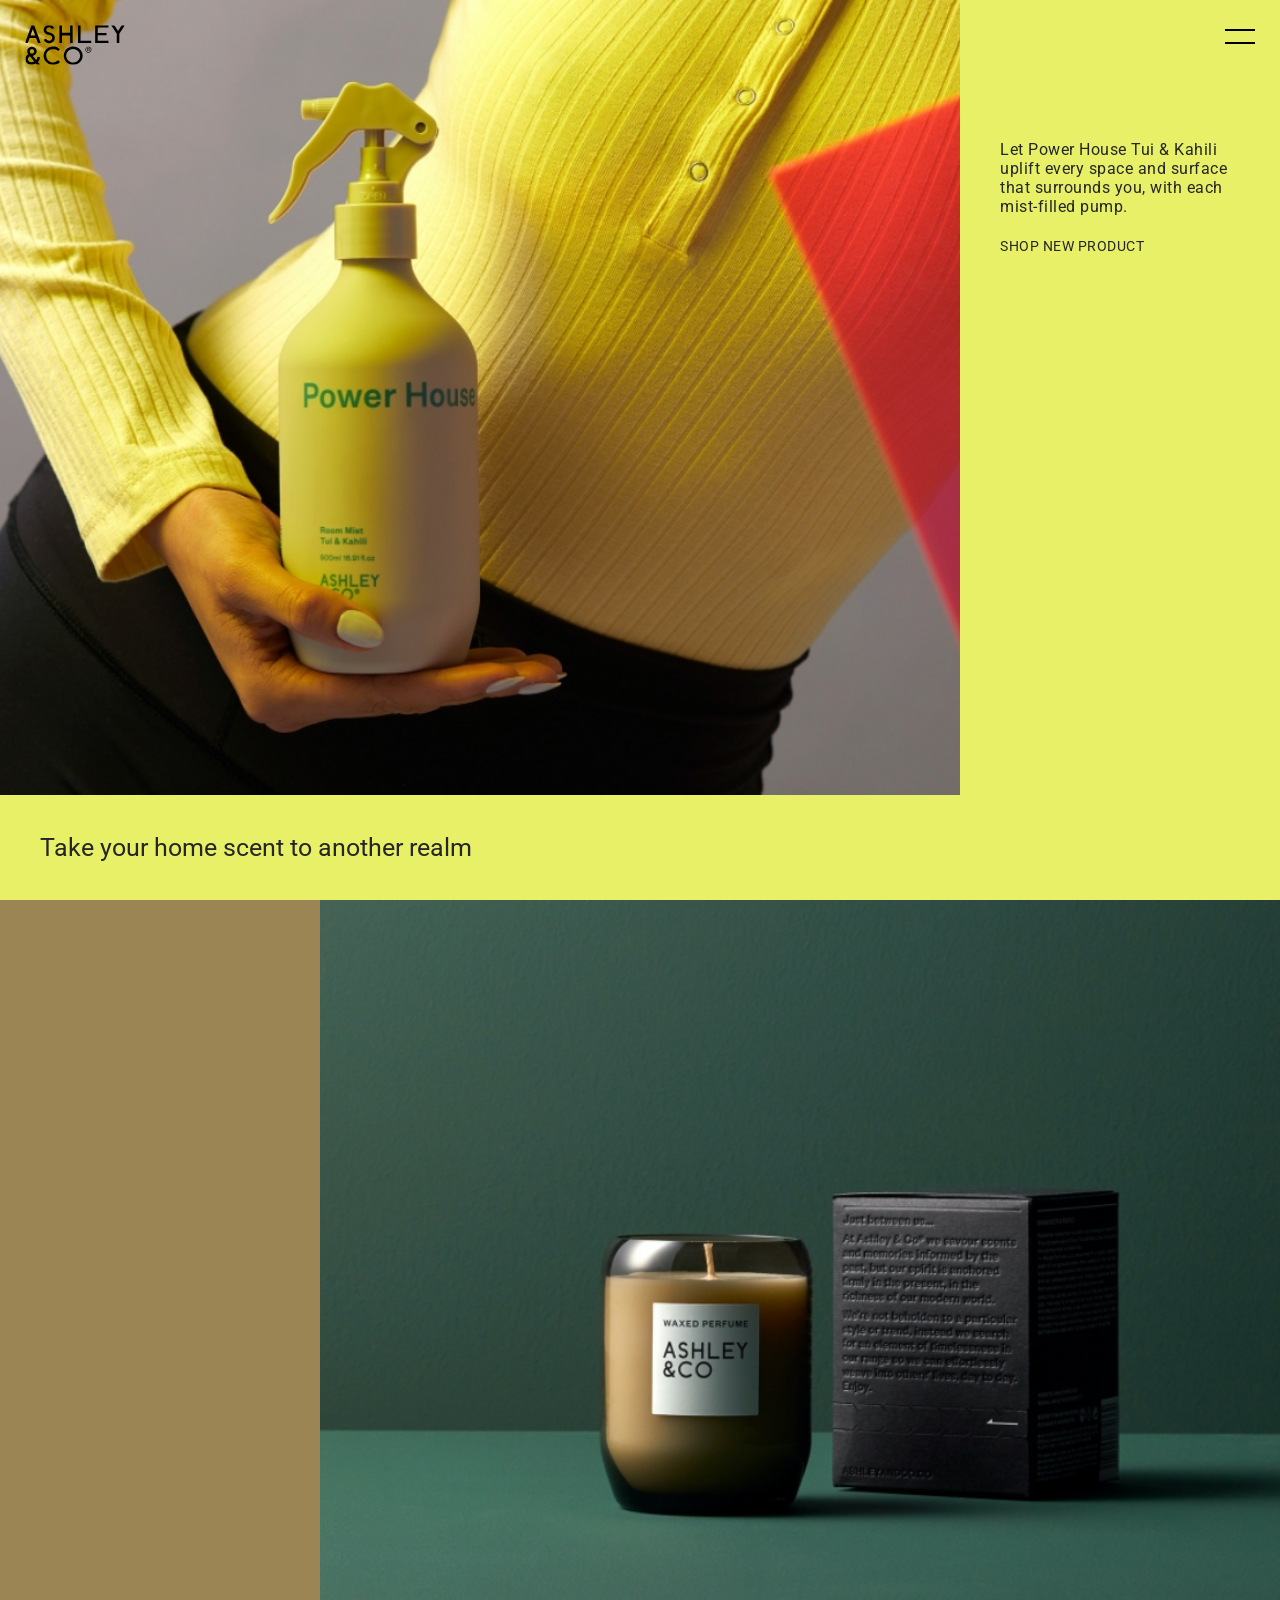
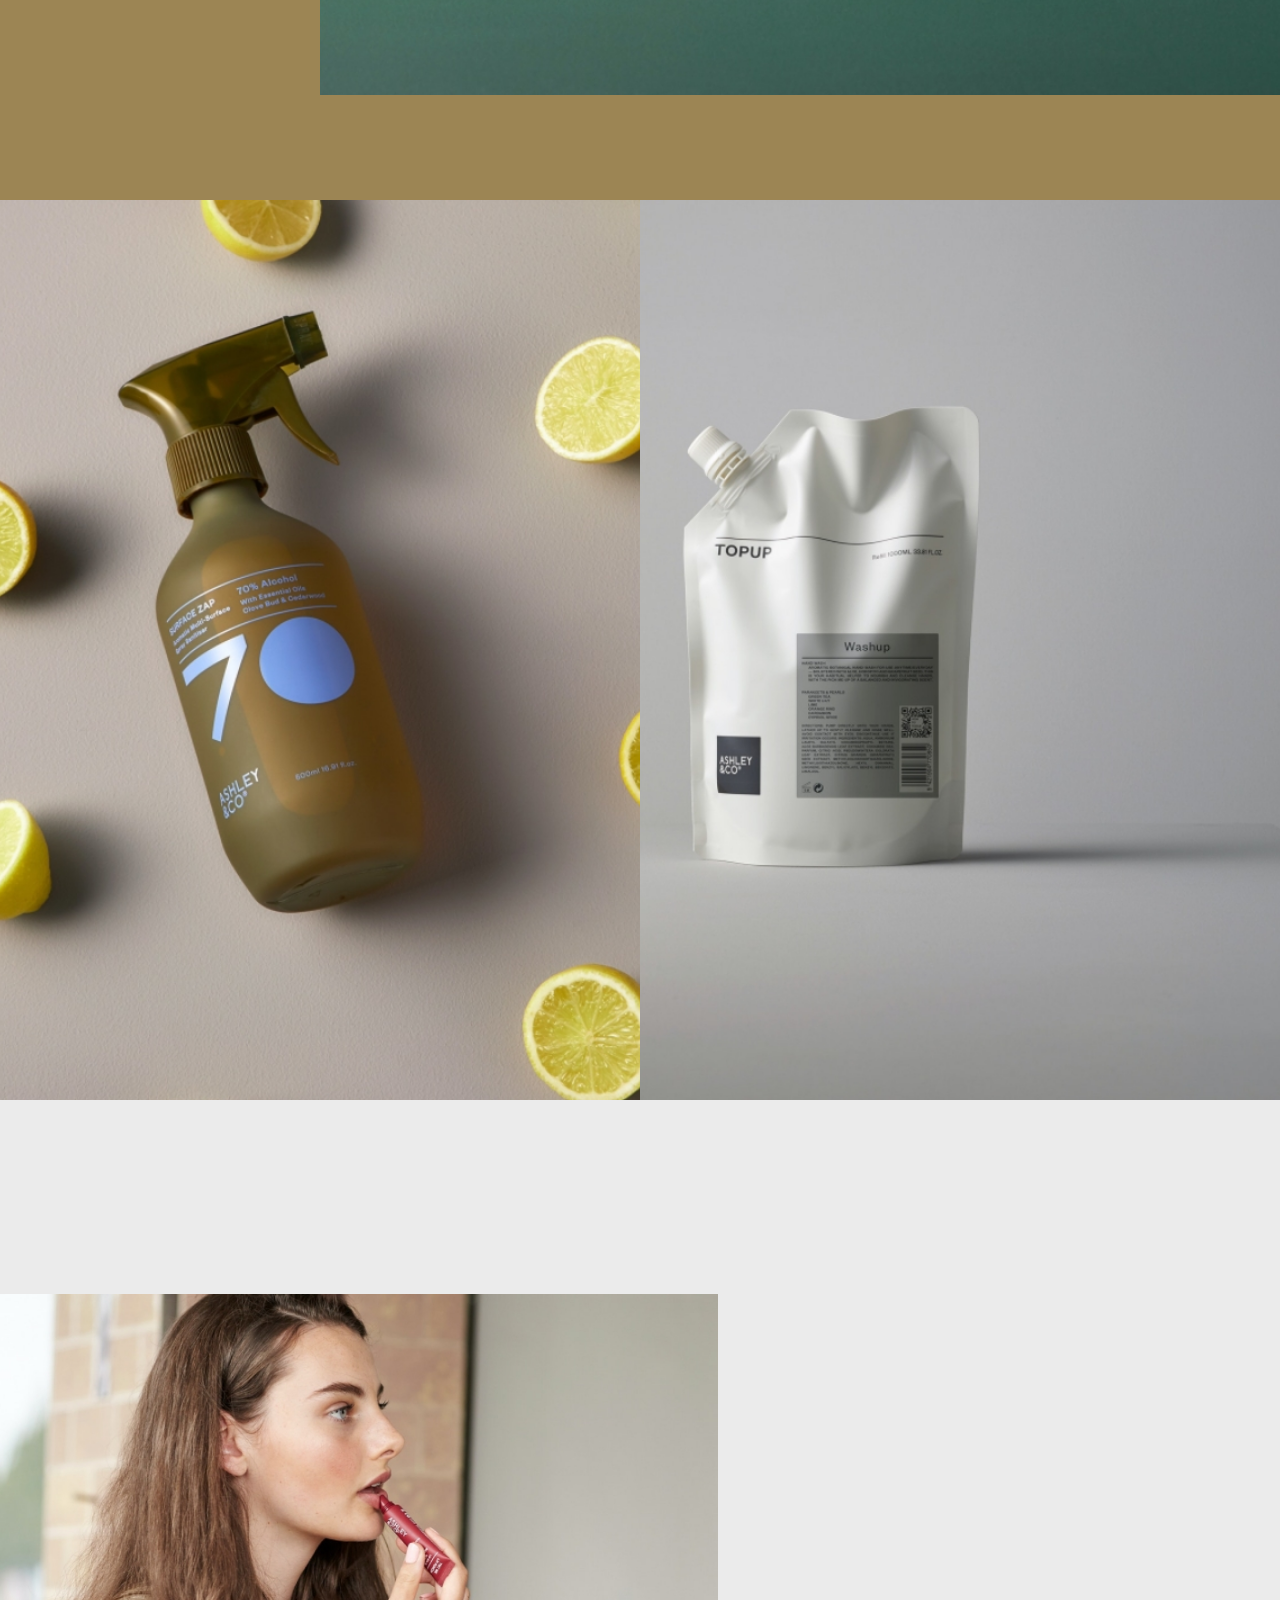
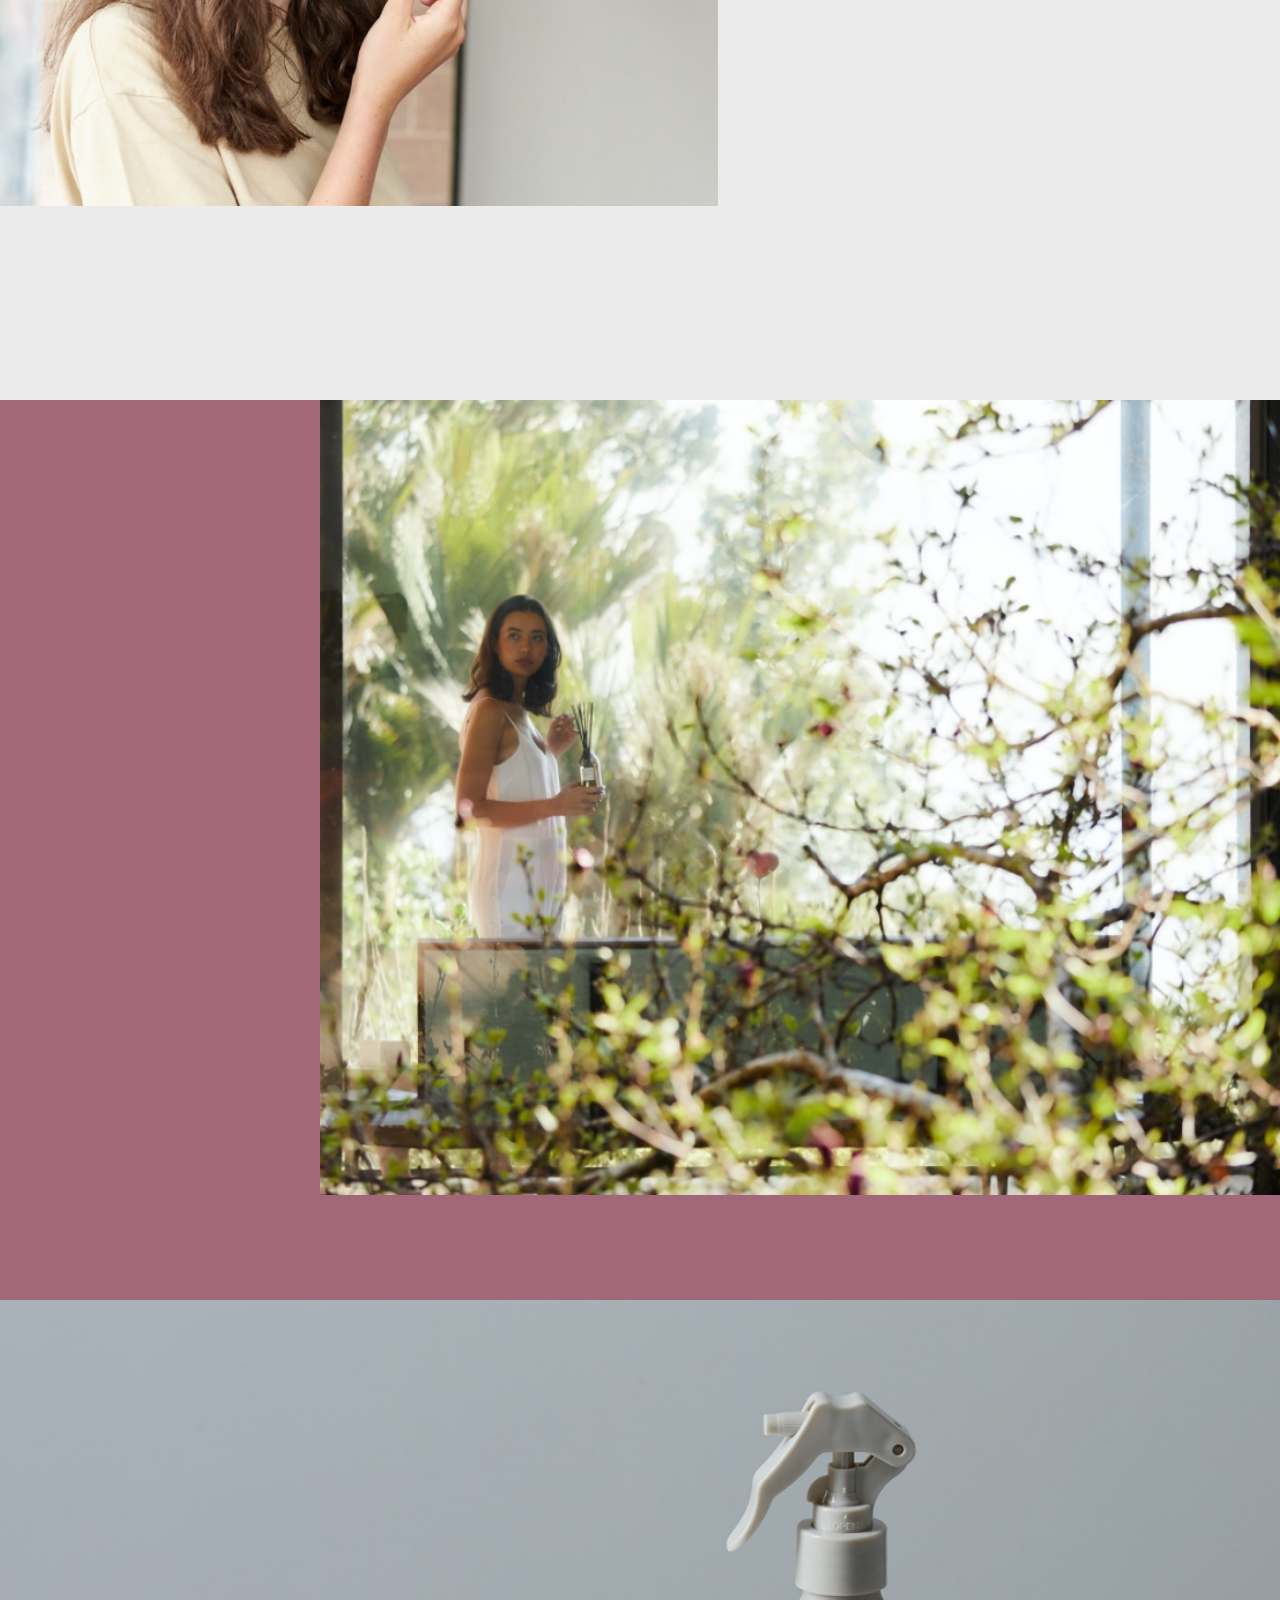
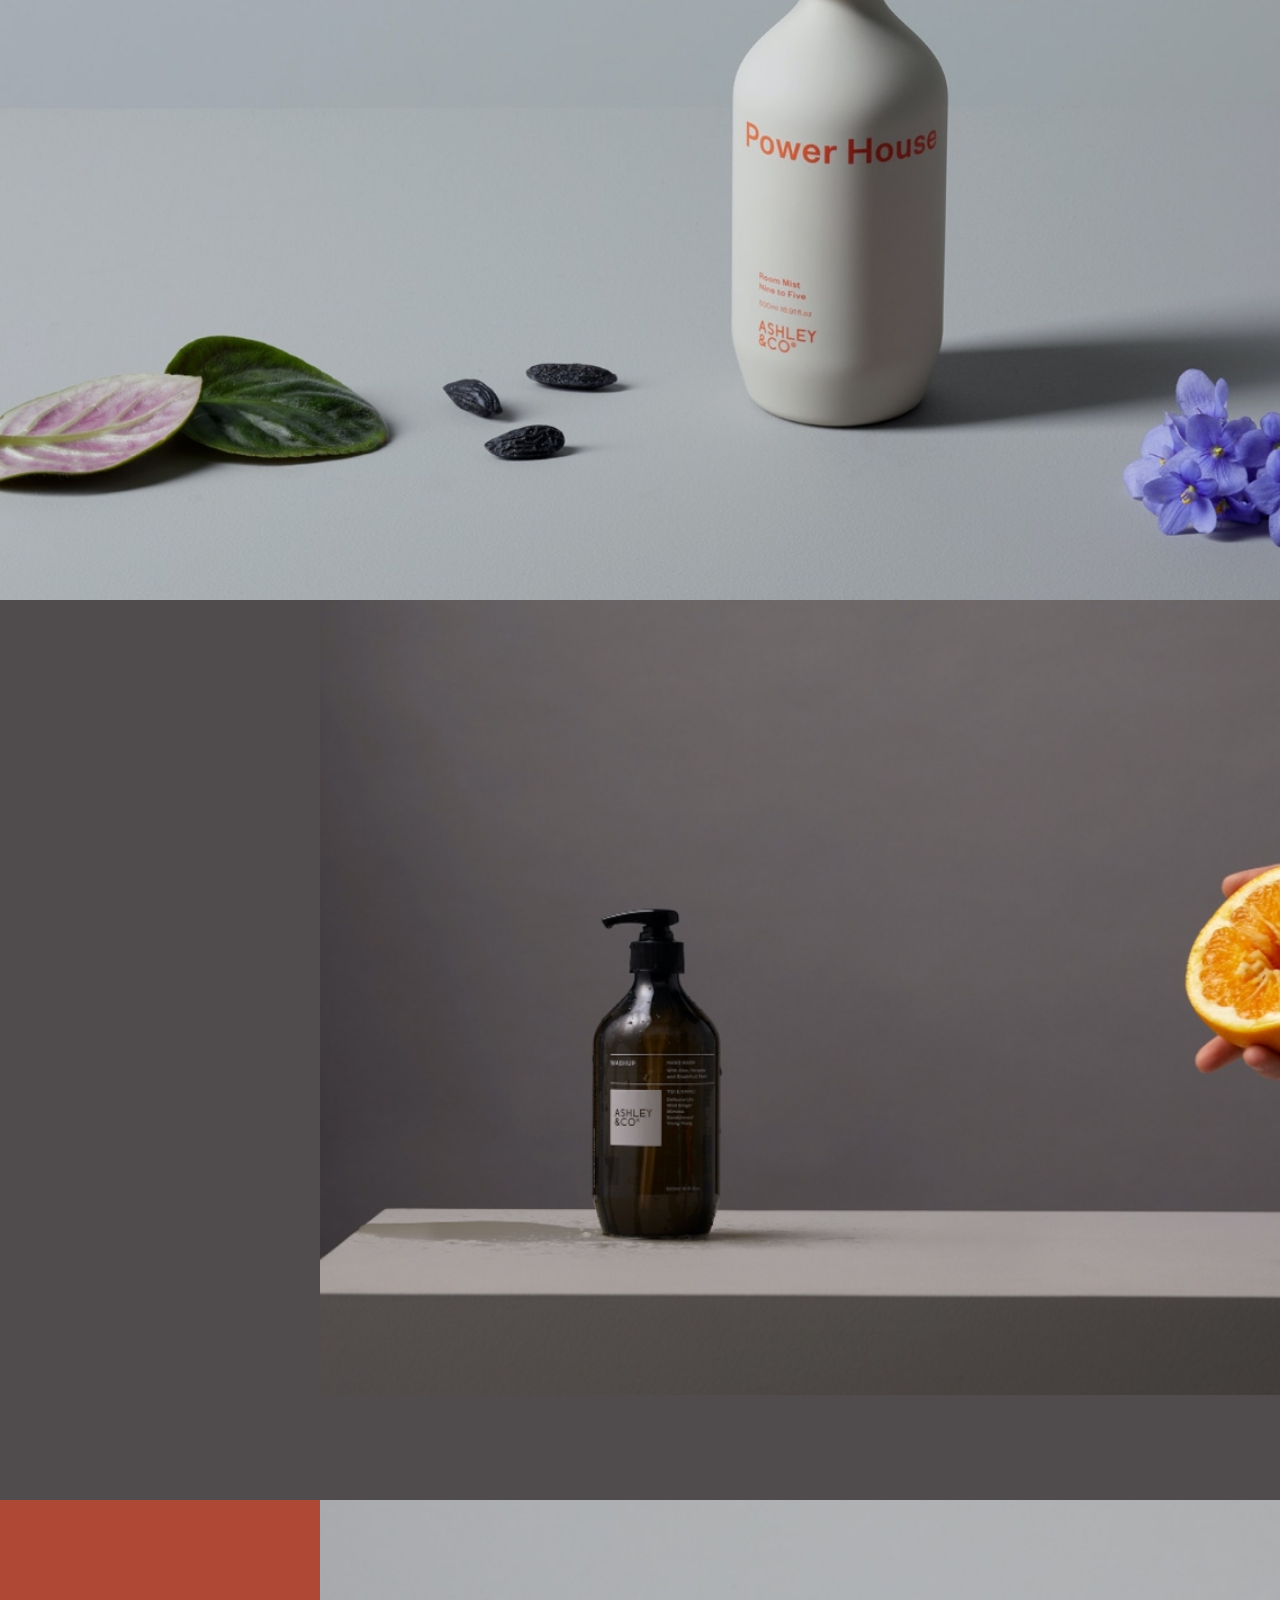
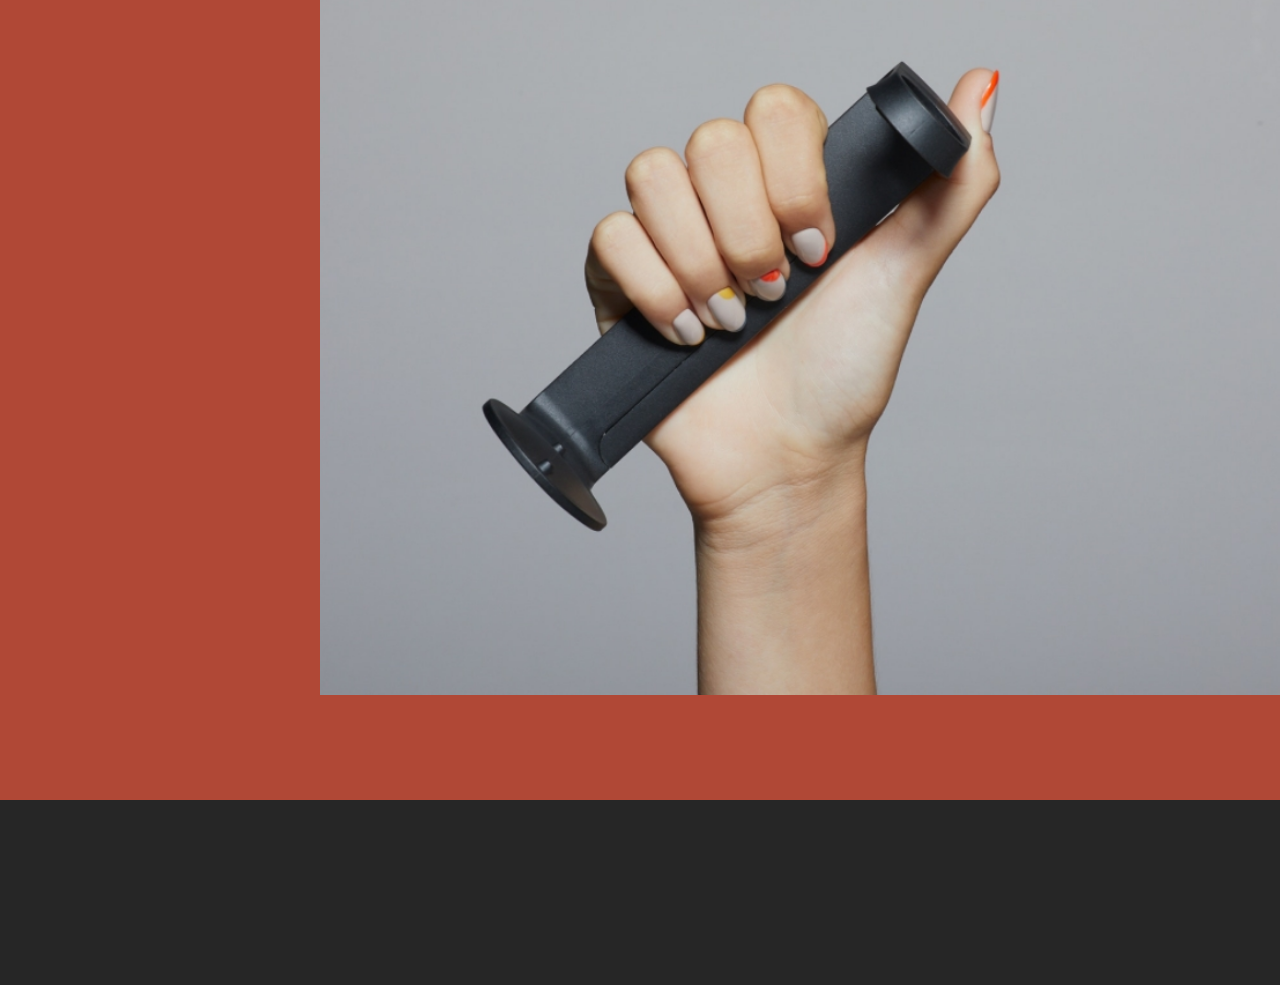
<file: AshleyAndCo/index.html>
<!DOCTYPE html>
<html lang="en">
<head>
    <meta charset="UTF-8">
    <meta name="viewport" content="width=device-width, initial-scale=1.0, maximum-scale=1.0, user-scanable=0">
    <title>Document</title>
    <link rel="stylesheet" href="css/style.css">
</head>
<body>
    <div class="wrapper"> 
        <main class="main">
<header class="header">
    <div class="header__row">
        <div class="header__logo">
            <a href="#" class="header__logo">
                <img src="img/logo.svg" alt="">
            </a>
        </div>
        <div class="header__menu">
            <div class="menu__icon"></div>
            <nav class="menu__body _anim-items">
                <ul class="menu__list">
                    <li class="menu__link">
                        <a href="#" data-goto=".candles" class="menu__item">Hand poured candles</a>
                    </li>
                    <li class="menu__link">
                        <a href="#" data-goto=".products" class="menu__item">Products</a>
                    </li>
                    <li class="menu__link">
                        <a href="#" data-goto=".about-us" class="menu__item">About us</a>
                    </li>
                    <li class="menu__link">
                        <a href="#" data-goto=".modern" class="menu__item">Modern red diffuser</a>
                    </li>
                    <li class="menu__link">
                        <a href="#" data-goto=".room-mist" class="menu__item">Room mist</a>
                    </li>
                    <li class="menu__link">
                        <a href="#" data-goto=".hand-wash" class="menu__item">Hand wash</a>
                    </li>
                    <li class="menu__link">
                        <a href="#" data-goto=".industry" class="menu__item">Industry</a>
                    </li>
                </ul>
            </nav> 
        </div>
    </div>
</header>            <div class="content">
                <section id="home" class="home">
                    <div class="home__container">
                        <div class="home__item">
                            <div class="photo-content ibg">
                                <img src="img/img1.jpeg" alt="">
                            </div>
                            <div class="home__promo">
                                <p class="home-text _anim-items">
                                    Take your home scent to another realm
                                </p>
                            </div>
                        </div>
                        <div class="home__inform">
                            <div class="product-text">
                                <p class="_anim-items">
                                    Let Power House Tui & Kahili uplift every space and surface that surrounds you, with each mist-filled pump.
                                </p>
                                <span class="_anim-items">
                                    <a href="#">Shop new product</a>
                                </span>
                                
                            </div>
                        </div>
                    </div>
                </section>
                <section class="candles">
                    <div class="candles__container">
                        <div class="candles__inform">
                            <div class="candles__title">
                                <h2 class="promo-text _anim-items">
                                    Hand poured candles
                                </h2>
                            </div>
                            <div class="candles__text">
                                <p class="_anim-items">
                                    The flicker of the wick and the wafting of scent…Waxed Perfume is the simplest daily self-indulgence.
                                </p>
                                <span class="_anim-items">
                                    <a href="#">full collection</a>
                                </span>
                                
                            </div>
                        </div>
                        <div class="candles__item">
                            <div class="candles__photo ibg">
                                <img src="img/img2.jpeg" alt="">
                            </div>
                            <div class="candles__promo">
                                <p class="_anim-items">
                                    Share the light, everyday
                                </p>
                            </div>
                        </div>
                    </div>
                </section>
                <section id="products" class="products">
                    <div class="products__container">
                        <div class="product__item ibg">
                            <img src="img/img3.jpeg" alt="">
                            <div class="product__link c-link">
                                <span class="promo-text _anim-items">
                                    <a href="#">Dialed to 70% alcohol</a>
                                </span>
                            </div>
                        </div>
                        <div class="product__item ibg">
                            <img src="img/img4.jpeg" alt="">
                            <div class="product__link c-link">
                                <span class="promo-text _anim-items">
                                    <a href="#">Refill with topup</a>
                                </span>
                            </div>
                        </div>
                    </div>
                </section>
                <section id="about-us" class="about-us">
                    <div class="about-us__container container">
                        <div class="about-us__img ibg">
                            <img src="img/img5.jpeg" alt="">
                        </div>
                        <div class="about-us__inform">
                            <div class="inform-content _anim-items"> 
                                <div class="about-us__title c-title">
                                    <h3>About us</h3>
                                </div>
                                <div class="about-us__text c-text">
                                    <h2>
                                        A modern day scent company
                                    </h2>
                                </div>
                                <div class="about-us__info">
                                    <p>
                                        Be it fresh and plush, or musky or verdant, scent is at the centre of everything we do.
                                    </p>
                                </div>
                                <div class="about-us__about-product c-product">
                                    <p>
                                        From Body, Hair, Home and Essential Cleaning, our products are crafted to be both beautiful and uplifting, practical and effective.
                                    </p>
                                </div>
                                <div class="about-us__link c-link">
                                    <span>
                                        <a href="#">Read more</a>
                                    </span>
                                </div>
                            </div>
                        </div>
                    </div>
                </section>
                <section id="modern" class="modern">
                    <div class="modern__container">
                        <div class="modern__inform">
                            <div class="modern__title">
                                <h2 class="promo-text _anim-items">
                                    Modern red diffuser
                                </h2>
                            </div>
                            <div class="modern__text">
                                <p class="_anim-items">
                                    Home Perfume does the hard work for you, offering a subtle yet consistent scent in your home, eliminating the need to have to scent by hand.
                                </p>
                                <span class="_anim-items">
                                    <a href="#">view more</a>
                                </span>
                            </div>
                        </div>
                        <div class="modern__item">
                            <div class="modern__photo ibg">
                                <img src="img/img6.jpeg" alt="">
                            </div>
                            <div class="modern__promo">
                                <p class="_anim-items">
                                    Home Perfume
                                </p>
                            </div>
                        </div>
                    </div>
                </section>
                <section id="room-mist" class="room-mist">
                    <div class="rmc">
                        <div class="room-mist__container">
                            <div class="room-mist__img ibg">
                                <img src="img/img7.jpeg" alt="">
                            </div>
                            <div class="room-mist__inform _anim-items">
                                <div class="room-mist__content">
                                    <div class="room-mist__title c-title">
                                        <h3>room mist</h3>
                                    </div>
                                    <div class="room-mist__text c-text">
                                        <p>Hip-hop, house swap</p>
                                    </div>
                                </div>
                                <div class="room-mist__about-product c-product">
                                    <p>Freshen tired surrounds with a boost of fresh scent with Power House Nine to Five. Blond Tobacco, cinders of burnt Birch laced with Geranium, Violet Leaves and the humble Tonka Bean.      
                                    </p>
                                </div>
                                <div class="room-mist__link c-link">
                                    <span>
                                        <a href="#">Shop nine to five</a>
                                    </span>
                                </div>
                            </div>
                        </div>
                    </div>
                </section>
                <section id="hand-wash" class="hand-wash">
                    <div class="hand-wash__container">
                        <div class="hand-wash__inform">
                            <div class="hand-wash__title">
                                <h2 class="promo-text _anim-items">
                                    Hand Wash
                                </h2>
                            </div>
                            <div class="hand-wash__text">
                                <p class="_anim-items">
                                    Botanical Hand Wash for use anytime/everyday. Bolstered with Aloe, Horopito and Grapefruit Seed!
                                </p>
                                <span class="_anim-items">
                                    <a href="#">Shop our scents</a>
                                </span>
                            </div>
                        </div>
                        <div class="hand-wash__item">
                            <div class="hand-wash__photo ibg">
                                <img src="img/img8.jpeg" alt="">
                            </div>
                            <div class="hand-wash__promo">
                                <p class="_anim-items">
                                    Your habitual helper
                                </p>
                            </div>
                        </div>
                    </div>
                </section>
                <section id="industry" class="industry">
                    <div class="industry__container">
                        <div class="industry__inform">
                            <div class="industry__title">
                                <h2 class="promo-text _anim-items">
                                    Industry
                                </h2>
                            </div>
                            <div class="industry__text">
                                <p class="_anim-items">
                                    For the most particular of places, stamp out single-use with Hold Me by Ashley & Co®
                                </p>
                                <span class="_anim-items">
                                    <a href="#">Read more</a>
                                </span>
                            </div>
                        </div>
                        <div class="industry__item">
                            <div class="industry__photo ibg">
                                <img src="img/img9.jpeg" alt="">
                            </div>
                            <div class="industry__promo">
                                <p class="_anim-items">
                                    Hold Me
                                </p>
                            </div>
                        </div>
                    </div>
                </section>
            </div>
            <footer class="footer">
                <div class="footer__content container">
                    <div class="footer__title">
                        <h5 class="_anim-items">Sign up to our newsletter and enrich your lives for good.</h5>
                    </div>
                    <div class="footer__form">
                        <form action="#" class="_anim-items">
                            <div class="footer__name input-style">
                                <input type="name" id="name" autocomplete="on">
                            <label for="name">Name</label>
                            </div>
                            <div class="footer__email input-style">
                                <input type="email" id="email" autocomplete="on">
                                <label for="email">Email</label>
                            </div>
                            <div class="footer__button">
                                <button type="submit" class="btn">Submit</button>
                            </div>
                        </form>
                    </div>
                </div>
            </footer>
        </main>
    </div>
    <script src="https://code.jquery.com/jquery-3.3.1.min.js"></script>
<script src="js/main.js"></script>
</body>
</html>
</file>
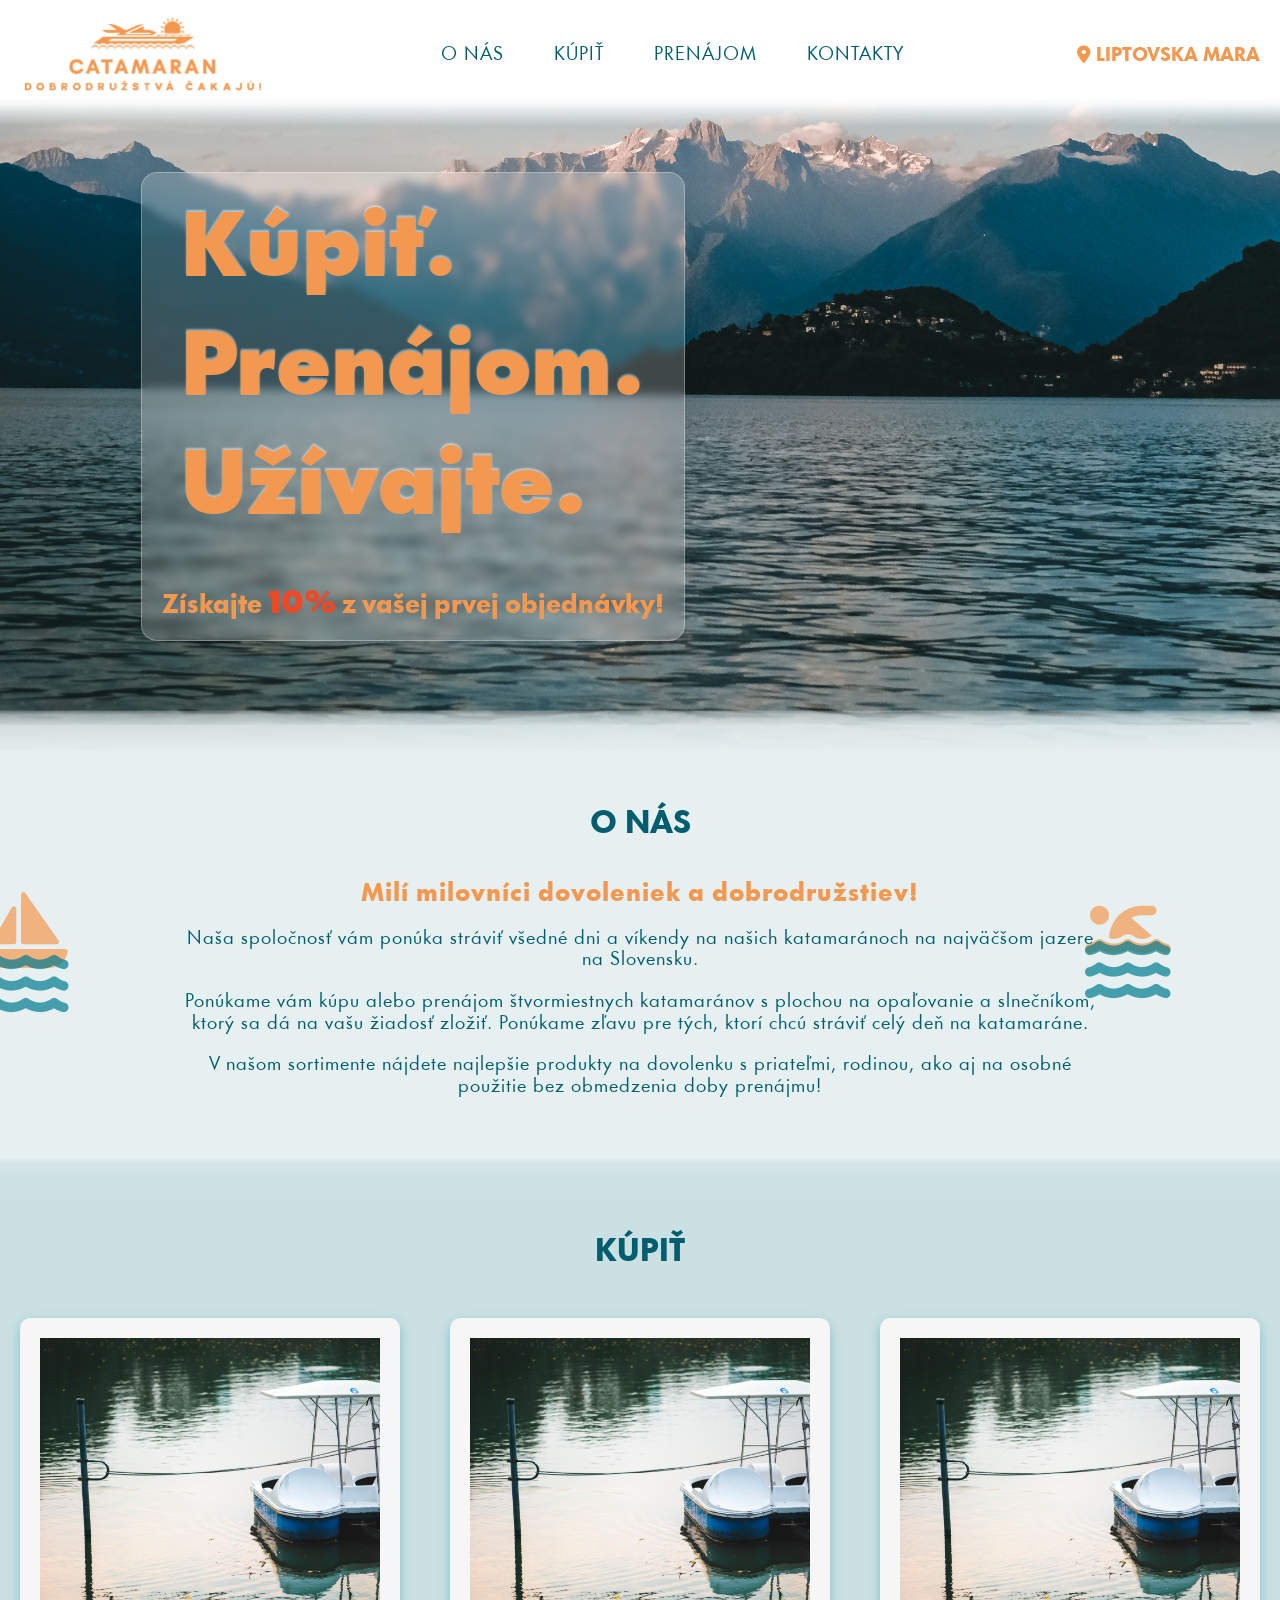
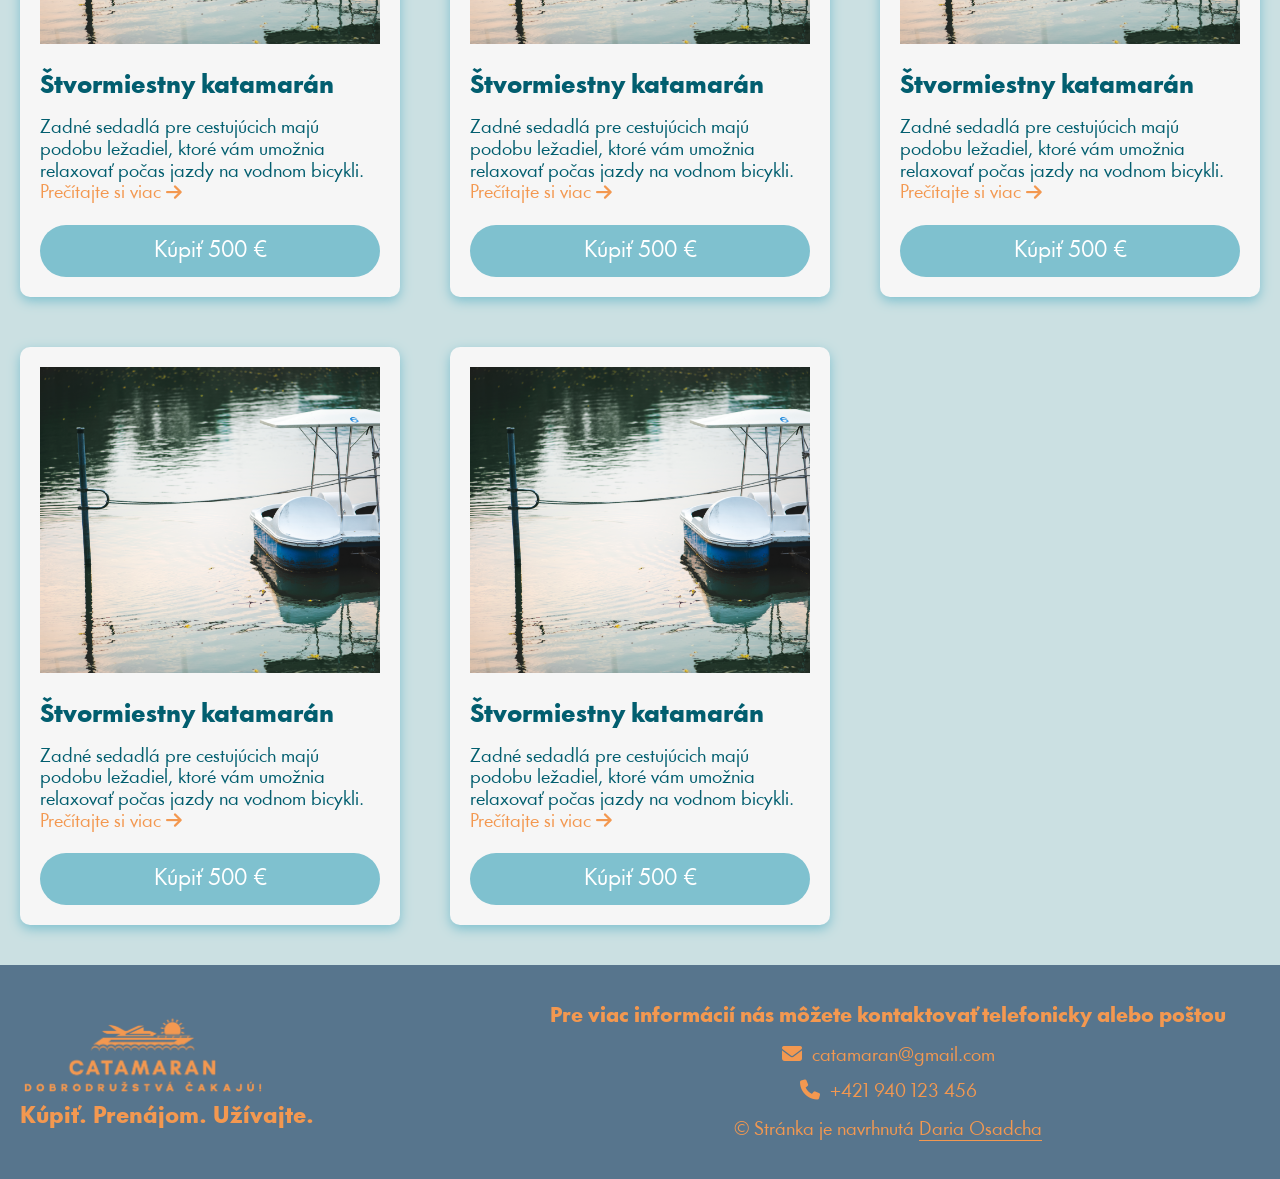
<file: CATAMARAN/index.html>
<!DOCTYPE html>
<html lang="en">
<head>
    <meta charset="UTF-8">
    <meta name="viewport" content="width=device-width, initial-scale=1.0, maximum-scale=1.0, user-scanable=0">
    <title>CATAMARAN</title>
    <link rel="stylesheet" href="css/style.css">
</head>
<body>
<header class="header">
    <div class="header__wrapper">
        <div class="header__container container">
            <div class="header__body">
                <div class="header__logo logo">
                    <a href="#"><img src="img/Catamaran-bg.png" alt="logo"></a>
                </div>
                <div class="header__menu">
                    <nav class="menu__body _anim-items">
                        <ul class="menu__list">
                            <li class="menu__item">
                                <a href="#" data-goto=".about-us" class="menu__link">O nás</a>
                            </li>
                            <li class="menu__item">
                                <a href="#" data-goto=".buy" class="menu__link">Kúpiť</a>
                            </li>
                            <li class="menu__item">
                                <a href="#" data-goto=".rent" class="menu__link">Prenájom</a>
                            </li>
                            <li class="menu__item">
                                <a href="#" data-goto=".footer" class="menu__link">Kontakty</a>
                            </li>
                        </ul>
                    </nav>
                    <button type="button" class="icon-menu">
                        <span></span>
                        <span></span>
                        <span></span>
                    </button>
                </div>
                <div class="header__map">
                    <div class="map__inform">
                        <a href="https://maps.app.goo.gl/gmPvze2jfDzwUYoP9" target="_blank">Liptovska Mara</a>
                    </div>
                </div>
            </div>
        </div>
    </div>
</header>    <main class="page">
        <section class="main">
            <div class="main__container">
                <div class="main__body">
                    <div class="main__content">
                        <div class="main__title">
                            <h1>Kúpiť.<br>Prenájom.<br>Užívajte.</h1>
                        </div>
                        <div class="main__promo">
                            <p>Získajte <span>10%</span> z vašej prvej objednávky!</p>
                        </div>
                    </div>
                    <div class="main__img">
                        <div class="main__photo ibg">
                            <img src="img/beautiful-shot-sea-rocky-mountain-distance-with-clouds-sky.jpg" alt="catamaran">
                        </div>
                    </div>
                </div>
            </div>
        </section>
        <section class="about-us">
            <div class="shadow-about-us"></div>
            <div class="about-us__container container">
                <div class="about-us__body">
                    <div class="about-us__title">
                        <h2>O nás</h2>
                    </div>
                    <div class="about-us__content">
                        <p class="content__title">
                            Milí milovníci dovoleniek a dobrodružstiev!
                        </p>
                        <p class="content__text">
                            Naša spoločnosť vám ponúka stráviť všedné dni a víkendy na našich katamaránoch na najväčšom jazere na Slovensku.
                        </p>
                        <p class="content__text text-anm">
                            <div class="left-content"></div>
                            <div class="right-content"></div>
                            Ponúkame vám kúpu alebo prenájom štvormiestnych katamaránov s plochou na opaľovanie a slnečníkom, ktorý sa dá na vašu žiadosť zložiť. Ponúkame zľavu pre tých, ktorí chcú stráviť celý deň na katamaráne.
                        </p>
                        <p class="content__text">
                            V našom sortimente nájdete najlepšie produkty na dovolenku s priateľmi, rodinou, ako aj na osobné použitie bez obmedzenia doby prenájmu!
                        </p>
                    </div>
                </div>
            </div>
        </section>
        <section class="buy">
            <div class="shadow-buy"></div>
            <div class="buy__container container">
                <div class="buy__body">
                    <div class="buy__title">
                        <h2>Kúpiť</h2>
                    </div>
                    <div class="buy__items">
                        <div class="buy__item">
                            <a href="item.html" class="item__photo">
                                <img src="img/item1.jpeg" alt="">
                            </a>
                            <a href="item.html" class="item__info">
                                <h2>Štvormiestny katamarán</h2>
                                <p class="inform">
                                    Zadné sedadlá pre cestujúcich majú podobu ležadiel, ktoré vám umožnia relaxovať počas jazdy na vodnom bicykli.
<a href="item.html" class="readmore">Prečítajte si viac</a>
                                </p>
                            </a>
                            <a href="item.html" class="btn">Kúpiť 500 &#8364;</a>
                        </div>
                        <div class="buy__item">
                            <a href="item.html" class="item__photo">
                                <img src="img/item1.jpeg" alt="">
                            </a>
                            <a href="item.html" class="item__info">
                                <h2>Štvormiestny katamarán</h2>
                                <p class="inform">
                                    Zadné sedadlá pre cestujúcich majú podobu ležadiel, ktoré vám umožnia relaxovať počas jazdy na vodnom bicykli.
<a href="item.html" class="readmore">Prečítajte si viac</a>
                                </p>
                            </a>
                            <a href="item.html" class="btn">Kúpiť 500 &#8364;</a>
                        </div>
                        <div class="buy__item">
                            <a href="item.html" class="item__photo">
                                <img src="img/item1.jpeg" alt="">
                            </a>
                            <a href="item.html" class="item__info">
                                <h2>Štvormiestny katamarán</h2>
                                <p class="inform">
                                    Zadné sedadlá pre cestujúcich majú podobu ležadiel, ktoré vám umožnia relaxovať počas jazdy na vodnom bicykli.
<a href="item.html" class="readmore">Prečítajte si viac</a>
                                </p>
                            </a>
                            <a href="item.html" class="btn">Kúpiť 500 &#8364;</a>
                        </div>
                        <div class="buy__item">
                            <a href="item.html" class="item__photo">
                                <img src="img/item1.jpeg" alt="">
                            </a>
                            <a href="item.html" class="item__info">
                                <h2>Štvormiestny katamarán</h2>
                                <p class="inform">
                                    Zadné sedadlá pre cestujúcich majú podobu ležadiel, ktoré vám umožnia relaxovať počas jazdy na vodnom bicykli.
<a href="item.html" class="readmore">Prečítajte si viac</a>
                                </p>
                            </a>
                            <a href="item.html" class="btn">Kúpiť 500 &#8364;</a>
                        </div>
                        <div class="buy__item">
                            <a href="item.html" class="item__photo">
                                <img src="img/item1.jpeg" alt="">
                            </a>
                            <a href="item.html" class="item__info">
                                <h2>Štvormiestny katamarán</h2>
                                <p class="inform">
                                    Zadné sedadlá pre cestujúcich majú podobu ležadiel, ktoré vám umožnia relaxovať počas jazdy na vodnom bicykli.
<a href="item.html" class="readmore">Prečítajte si viac</a>
                                </p>
                            </a>
                            <a href="item.html" class="btn">Kúpiť 500 &#8364;</a>
                        </div>
                    </div>
                </div>
            </div>
        </section>
<footer class="footer">
	<div class="footer__container container">
		<div class="footer__body">
            <div class="footer__left-cont">
                <div class="footer__logo logo">
                    <a href="#">
                        <img src="img/Catamaran-bg.png" alt="logo">
                    </a>
                    <p>Kúpiť. Prenájom. Užívajte.</p>
                </div>
            </div>
            <div class="footer__right-cont">
                <div class="footer__contacts">
                    <div class="contacts__info">
                        Pre viac informácií nás môžete kontaktovať telefonicky alebo poštou
                    </div>
                    <div class="contacts__items">
                        <a href="mailto:catamaran@gmail.com" class="contacts__item item-mail">catamaran@gmail.com</a>
                        <a href="tel:+421940123456" class="contacts__item item-phone">+421 940 123 456</a>
                    </div>
                </div>
                <div class="footer__creator">
                    <p>&#169; Stránka je navrhnutá <a href="#">Daria Osadcha</a></p>
                </div>
            </div>
        </div>
    </div>
</footer>    </main>
<script src="js/main.js"></script>
</body>
</html>
</file>
<file: AshleyAndCo/css/style.css>
@charset "UTF-8";
/*Обнуление*/
@import url("https://fonts.googleapis.com/css2?family=Roboto:ital@0;1&display=swap");
* {
  padding: 0;
  margin: 0;
  border: 0;
}

*, *:before, *:after {
  -webkit-box-sizing: border-box;
  box-sizing: border-box;
}

:focus, :active {
  outline: none;
}

a:focus, a:active {
  outline: none;
}

nav, footer, header, aside {
  display: block;
}

html, body {
  height: 100%;
  width: 100%;
  font-size: 100%;
  line-height: 1;
  font-size: 16px;
  -ms-text-size-adjust: 100%;
  -moz-text-size-adjust: 100%;
  -webkit-text-size-adjust: 100%;
}

input, button, textarea {
  font-family: inherit;
}

input::-ms-clear {
  display: none;
}

button {
  cursor: pointer;
}

button::-moz-focus-inner {
  padding: 0;
  border: 0;
}

a, a:visited {
  text-decoration: none;
  color: inherit;
}

a:hover {
  text-decoration: none;
}

ul li {
  list-style: none;
}

img {
  vertical-align: top;
}

h1, h2, h3, h4, h5, h6 {
  font-size: inherit;
  font-weight: 400;
}

/*--------------------*/
@-webkit-keyframes wave {
  0% {
    -webkit-transform: scaleX(0);
            transform: scaleX(0);
  }
  50% {
    -webkit-transform: scaleX(1.5);
            transform: scaleX(1.5);
  }
  100% {
    -webkit-transform: scaleX(1);
            transform: scaleX(1);
  }
}
@keyframes wave {
  0% {
    -webkit-transform: scaleX(0);
            transform: scaleX(0);
  }
  50% {
    -webkit-transform: scaleX(1.5);
            transform: scaleX(1.5);
  }
  100% {
    -webkit-transform: scaleX(1);
            transform: scaleX(1);
  }
}
.ibg {
  background-repeat: no-repeat;
  background-size: cover;
  background-position: center;
}
.ibg img {
  display: none;
}

._anim-show {
  -webkit-transform: translate(0px, 150%);
          transform: translate(0px, 150%);
  opacity: 0;
  -webkit-transition: all 0.8s ease 0s;
  transition: all 0.8s ease 0s;
}

._anim-show._anime,
._anime._anim-show {
  opacity: 1;
  -webkit-transform: translate(0px, 0px);
          transform: translate(0px, 0px);
}

.promo-text {
  -webkit-transform: translate(0px, -150%);
          transform: translate(0px, -150%);
  opacity: 0;
  -webkit-transition: all 0.8s ease 0.4s;
  transition: all 0.8s ease 0.4s;
}
.promo-text._anime {
  -webkit-transform: translate(0px, 0px);
          transform: translate(0px, 0px);
  opacity: 1;
}

body {
  font-size: 1rem;
  font-family: "Roboto", serif;
  font-weight: 400;
  font-style: normal;
  color: #262626;
}

.container {
  max-width: 1400px;
  padding: 0px 15px;
  margin: 0 auto;
}

.c-title {
  font-size: 0.9375rem;
  text-transform: uppercase;
  margin-bottom: 0.625rem;
}

.c-text {
  font-size: 1.75rem;
  line-height: 2rem;
  margin-bottom: 2.5rem;
}

.c-product {
  margin-bottom: 1.25rem;
}

.c-link > a {
  font-size: 0.875rem;
  text-transform: uppercase;
}

.main {
  position: absolute;
  width: 100%;
  min-height: 100vh;
  top: 0;
  left: 0;
  display: -webkit-box;
  display: -ms-flexbox;
  display: flex;
  -webkit-box-orient: vertical;
  -webkit-box-direction: normal;
      -ms-flex-direction: column;
          flex-direction: column;
  overflow: hidden;
}

.header {
  background-color: #E7F066;
}
.header__row {
  position: absolute;
  display: -webkit-box;
  display: -ms-flexbox;
  display: flex;
  -webkit-box-align: center;
      -ms-flex-align: center;
          align-items: center;
  -webkit-box-pack: justify;
      -ms-flex-pack: justify;
          justify-content: space-between;
  width: 100%;
  padding: 1.5625rem;
}

.menu__icon {
  z-index: 5;
  display: block;
  position: relative;
  width: 30px;
  height: 15px;
  cursor: pointer;
  top: -9px;
}
.menu__icon::before, .menu__icon::after {
  content: "";
  left: 0;
  position: absolute;
  height: 2px;
  width: 100%;
  background-color: #000;
  -webkit-transition: all 0.3s ease 0s;
  transition: all 0.3s ease 0s;
}
.menu__icon::before {
  top: 0;
}
.menu__icon::after {
  bottom: 0;
}
.menu__icon._active::before {
  top: 50%;
  -webkit-transform: rotate(-45deg) translate(0px, -50%);
          transform: rotate(-45deg) translate(0px, -50%);
}
.menu__icon._active::after {
  bottom: 50%;
  -webkit-transform: rotate(45deg) translate(0px, 50%);
          transform: rotate(45deg) translate(0px, 50%);
}
.menu__icon:hover::before, .menu__icon:hover::after {
  -webkit-box-shadow: 2px 2px 4px 0px rgba(166, 47, 69, 0.9);
          box-shadow: 2px 2px 4px 0px rgba(166, 47, 69, 0.9);
}
.menu__body {
  position: fixed;
  top: 0;
  right: -100%;
  width: 25%;
  height: auto;
  background-color: #E7F066;
  padding: 1.5625rem;
  -webkit-transition: right 0.8s ease 0s;
  transition: right 0.8s ease 0s;
}
.menu__body._active {
  right: 0;
  z-index: 3;
}
@media (max-width: 900px) {
  .menu__body._active {
    width: 40%;
  }
}
@media (min-width: 900px) and (max-width: 1180px) {
  .menu__body {
    height: 85%;
  }
  .menu__body._active {
    width: 33%;
    height: 85%;
  }
}
.menu__list {
  display: -webkit-box;
  display: -ms-flexbox;
  display: flex;
  -webkit-box-orient: vertical;
  -webkit-box-direction: normal;
      -ms-flex-direction: column;
          flex-direction: column;
  -webkit-box-align: start;
      -ms-flex-align: start;
          align-items: flex-start;
}
.menu__list > li {
  position: relative;
  text-transform: uppercase;
  text-align: left;
  font-size: 1.125rem;
  -webkit-transform: translate(100%);
          transform: translate(100%);
  -webkit-transition: all 0.8s ease;
  transition: all 0.8s ease;
  opacity: 0;
}
.menu__list._menu-anime > li {
  -webkit-transform: translateX(0);
          transform: translateX(0);
  opacity: 1;
}
.menu__list._menu-anime > li:nth-child(1) {
  -webkit-transition-delay: 0.2s;
          transition-delay: 0.2s;
}
.menu__list._menu-anime > li:nth-child(2) {
  -webkit-transition-delay: 0.4s;
          transition-delay: 0.4s;
}
.menu__list._menu-anime > li:nth-child(3) {
  -webkit-transition-delay: 0.6s;
          transition-delay: 0.6s;
}
.menu__list._menu-anime > li:nth-child(4) {
  -webkit-transition-delay: 0.8s;
          transition-delay: 0.8s;
}
.menu__list._menu-anime > li:nth-child(5) {
  -webkit-transition-delay: 1s;
          transition-delay: 1s;
}
.menu__list._menu-anime > li:nth-child(6) {
  -webkit-transition-delay: 1.2s;
          transition-delay: 1.2s;
}
.menu__list._menu-anime > li:nth-child(7) {
  -webkit-transition-delay: 1.4s;
          transition-delay: 1.4s;
}
.menu__link {
  margin: 0rem 0rem 1.25rem 0rem;
}
.menu__link:last-child {
  margin: 0;
}
.menu__item {
  position: relative;
}
.menu__item:hover {
  color: #a72e45;
}
.menu__item:hover::after {
  width: 100%;
}
.menu__item::after {
  content: "";
  height: 1px;
  background-color: #a72e45;
  position: absolute;
  left: 0;
  bottom: -5px;
  -webkit-transition: width 0.3s;
  transition: width 0.3s;
  width: 0;
  -webkit-box-shadow: 2px 2px 4px 0px rgba(166, 47, 69, 0.9);
          box-shadow: 2px 2px 4px 0px rgba(166, 47, 69, 0.9);
}

.home {
  background-color: #E7F066;
  display: -webkit-box;
  display: -ms-flexbox;
  display: flex;
  min-height: 100vh;
}
.home__container {
  -webkit-box-flex: 1;
      -ms-flex: 1 1 auto;
          flex: 1 1 auto;
  width: 100%;
  top: 0;
  left: 0;
  display: -webkit-box;
  display: -ms-flexbox;
  display: flex;
}
.home__item {
  -webkit-box-flex: 0;
      -ms-flex: 0 1 75%;
          flex: 0 1 75%;
  height: 100vh;
  display: -webkit-box;
  display: -ms-flexbox;
  display: flex;
  -webkit-box-orient: vertical;
  -webkit-box-direction: normal;
      -ms-flex-direction: column;
          flex-direction: column;
}
.home__promo {
  padding: 2.5rem 0rem 2.5rem 2.5rem;
  font-size: 1.5625rem;
  -ms-flex-negative: 0;
      flex-shrink: 0;
}
.home__promo p {
  -webkit-transform: translate(-150%, 0px);
          transform: translate(-150%, 0px);
  -webkit-transition: all 0.3s ease 0s;
  transition: all 0.3s ease 0s;
  display: block;
}
.home__promo p._anime {
  -webkit-transform: translate(0px, 0px);
          transform: translate(0px, 0px);
  -webkit-transition: all 0.8s ease 0.3s;
  transition: all 0.8s ease 0.3s;
}
.home__inform {
  display: -webkit-box;
  display: -ms-flexbox;
  display: flex;
  -webkit-box-orient: vertical;
  -webkit-box-direction: normal;
      -ms-flex-direction: column;
          flex-direction: column;
  -webkit-box-flex: 0;
      -ms-flex: 0 1 25%;
          flex: 0 1 25%;
  margin-top: 7.5rem;
}

.photo-content {
  -webkit-box-flex: 1;
      -ms-flex-positive: 1;
          flex-grow: 1;
}

.product-text {
  margin: 0rem 2.5rem 2.5rem 2.5rem;
  font-size: 1rem;
  line-height: 1.1875rem;
  letter-spacing: 0.0313rem;
}
.product-text p {
  margin: 1.25rem 0rem;
  -webkit-transform: translate(150%, 0px);
          transform: translate(150%, 0px);
  -webkit-transition: all 0.3s ease 0s;
  transition: all 0.3s ease 0s;
  display: block;
}
.product-text p._anime {
  -webkit-transform: translate(0px, 0px);
          transform: translate(0px, 0px);
  -webkit-transition: all 0.8s ease 0.3s;
  transition: all 0.8s ease 0.3s;
}
.product-text span {
  -webkit-transform: translate(150%, 0px);
          transform: translate(150%, 0px);
  -webkit-transition: all 0.3s ease 0s;
  transition: all 0.3s ease 0s;
  display: block;
}
.product-text span._anime {
  -webkit-transform: translate(0px, 0px);
          transform: translate(0px, 0px);
  -webkit-transition: all 0.8s ease 0.3s;
  transition: all 0.8s ease 0.3s;
}
.product-text a {
  font-size: 0.875rem;
  text-transform: uppercase;
  position: relative;
  display: inline-block;
  text-decoration: none;
  color: inherit;
  --underline-start: #d82775;
  --underline-end: #fefbb9;
}
.product-text a::after {
  content: "";
  position: absolute;
  width: 100%;
  height: 2px;
  background: -webkit-gradient(linear, left top, right top, from(var(--underline-start, #000)), to(var(--underline-end, #00f)));
  background: linear-gradient(to right, var(--underline-start, #000), var(--underline-end, #00f));
  bottom: -5px;
  left: 0;
  -webkit-transform: scaleX(0);
          transform: scaleX(0);
  -webkit-transform-origin: left;
          transform-origin: left;
  -webkit-transition: -webkit-transform 0.4s ease-out;
  transition: -webkit-transform 0.4s ease-out;
  transition: transform 0.4s ease-out;
  transition: transform 0.4s ease-out, -webkit-transform 0.4s ease-out;
}
.product-text a:hover::after {
  -webkit-transform: scaleX(1);
          transform: scaleX(1);
  -webkit-animation: wave 0.6s ease-out;
          animation: wave 0.6s ease-out;
}

@media (max-width: 900px) {
  html, body {
    font-size: 1rem;
  }
  .home__container {
    -webkit-box-orient: vertical;
    -webkit-box-direction: normal;
        -ms-flex-direction: column;
            flex-direction: column;
  }
  .home__item {
    -webkit-box-orient: vertical;
    -webkit-box-direction: normal;
        -ms-flex-direction: column;
            flex-direction: column;
    -webkit-box-flex: 0;
        -ms-flex: 0 1 90%;
            flex: 0 1 90%;
  }
  .home__inform {
    margin-top: 1em;
    -webkit-box-flex: 0;
        -ms-flex: 0 1 10%;
            flex: 0 1 10%;
  }
  .home__promo {
    padding: 1.3rem 0rem 0rem 1.3rem;
    font-size: 1.2rem;
  }
  .photo-content {
    min-height: 200px;
    -webkit-box-flex: 1;
        -ms-flex-positive: 1;
            flex-grow: 1;
  }
  .product-text {
    margin: 0rem 2.3rem 1.3rem 1.3rem;
  }
  .product-text p {
    margin: 0 0 1.25rem 0;
  }
  .menu__link {
    margin: 0rem 0rem 2.25rem 0rem;
  }
  .menu__list > li {
    font-size: 1.15rem;
  }
  .menu__body, .menu__body._active {
    width: 100%;
  }
}
.candles {
  background-color: #9C8554;
  display: -webkit-box;
  display: -ms-flexbox;
  display: flex;
  min-height: 100vh;
}
.candles__container {
  -webkit-box-flex: 1;
      -ms-flex: 1 1 auto;
          flex: 1 1 auto;
  display: -webkit-box;
  display: -ms-flexbox;
  display: flex;
}
.candles__inform {
  display: -webkit-box;
  display: -ms-flexbox;
  display: flex;
  -webkit-box-orient: vertical;
  -webkit-box-direction: normal;
      -ms-flex-direction: column;
          flex-direction: column;
  -webkit-box-pack: justify;
      -ms-flex-pack: justify;
          justify-content: space-between;
  -webkit-box-flex: 0;
      -ms-flex: 0 1 25%;
          flex: 0 1 25%;
}
.candles__title {
  color: #B2B2B2;
  margin: 2.5rem 2.5rem 0rem 2.5rem;
  font-size: 0.9375rem;
  text-transform: uppercase;
}
.candles__text {
  margin: 0rem 2.5rem 2.5rem 2.5rem;
  font-size: 1rem;
  line-height: 1.1875rem;
  letter-spacing: 0.0313rem;
  color: #B2B2B2;
}
.candles__text p {
  margin: 1.25rem 0rem;
  -webkit-transform: translate(-150%, 0px);
          transform: translate(-150%, 0px);
  -webkit-transition: all 0.3s ease 0s;
  transition: all 0.3s ease 0s;
  display: block;
}
.candles__text p._anime {
  -webkit-transform: translate(0px, 0px);
          transform: translate(0px, 0px);
  -webkit-transition: all 0.8s ease 0.3s;
  transition: all 0.8s ease 0.3s;
}
.candles__text span {
  -webkit-transform: translate(-150%, 0px);
          transform: translate(-150%, 0px);
  -webkit-transition: all 0.3s ease 0s;
  transition: all 0.3s ease 0s;
  display: block;
}
.candles__text span._anime {
  -webkit-transform: translate(0px, 0px);
          transform: translate(0px, 0px);
  -webkit-transition: all 0.8s ease 0.3s;
  transition: all 0.8s ease 0.3s;
}
.candles__text a {
  font-size: 0.875rem;
  text-transform: uppercase;
  position: relative;
  display: inline-block;
  text-decoration: none;
  color: inherit;
  --underline-start: #438369;
  --underline-end: #e0d8d8;
}
.candles__text a::after {
  content: "";
  position: absolute;
  width: 100%;
  height: 2px;
  background: -webkit-gradient(linear, left top, right top, from(var(--underline-start, #000)), to(var(--underline-end, #00f)));
  background: linear-gradient(to right, var(--underline-start, #000), var(--underline-end, #00f));
  bottom: -5px;
  left: 0;
  -webkit-transform: scaleX(0);
          transform: scaleX(0);
  -webkit-transform-origin: left;
          transform-origin: left;
  -webkit-transition: -webkit-transform 0.4s ease-out;
  transition: -webkit-transform 0.4s ease-out;
  transition: transform 0.4s ease-out;
  transition: transform 0.4s ease-out, -webkit-transform 0.4s ease-out;
}
.candles__text a:hover::after {
  -webkit-transform: scaleX(1);
          transform: scaleX(1);
  -webkit-animation: wave 0.6s ease-out;
          animation: wave 0.6s ease-out;
}
.candles__item {
  -webkit-box-flex: 0;
      -ms-flex: 0 1 75%;
          flex: 0 1 75%;
  height: 100vh;
  display: -webkit-box;
  display: -ms-flexbox;
  display: flex;
  -webkit-box-orient: vertical;
  -webkit-box-direction: normal;
      -ms-flex-direction: column;
          flex-direction: column;
}
.candles__photo {
  -webkit-box-flex: 1;
      -ms-flex-positive: 1;
          flex-grow: 1;
}
.candles__promo {
  font-size: 1.5625rem;
  margin: 2.5rem 2.5rem 2.5rem 0rem;
  color: #B2B2B2;
  -ms-flex-negative: 0;
      flex-shrink: 0;
}
.candles__promo p {
  text-align: right;
  -webkit-transform: translate(150%, 0px);
          transform: translate(150%, 0px);
  -webkit-transition: all 0.3s ease 0s;
  transition: all 0.3s ease 0s;
  display: block;
}
.candles__promo p._anime {
  -webkit-transform: translate(0px, 0px);
          transform: translate(0px, 0px);
  -webkit-transition: all 0.8s ease 0.3s;
  transition: all 0.8s ease 0.3s;
}

@media (max-width: 900px) {
  .candles__container {
    -webkit-box-orient: vertical;
    -webkit-box-direction: normal;
        -ms-flex-direction: column;
            flex-direction: column;
  }
  .candles__inform {
    -webkit-box-flex: 0;
        -ms-flex: 0 1 15%;
            flex: 0 1 15%;
    -webkit-box-ordinal-group: 2;
        -ms-flex-order: 1;
            order: 1;
    display: -webkit-box;
    display: -ms-flexbox;
    display: flex;
    -ms-flex-pack: distribute;
        justify-content: space-around;
  }
  .candles__title {
    margin: 1rem 1rem 0rem 1rem;
  }
  .candles__text {
    margin: 0rem 1rem 1rem 1rem;
  }
  .candles__item {
    -webkit-box-flex: 0;
        -ms-flex: 0 1 85%;
            flex: 0 1 85%;
    -webkit-box-ordinal-group: 1;
        -ms-flex-order: 0;
            order: 0;
  }
  .candles__photo {
    height: 258px;
    position: relative;
  }
  .candles__promo {
    font-size: 2.2rem;
    margin: 1.3rem 0 1.3rem 1.3rem;
    position: absolute;
  }
  .candles__promo p {
    -webkit-transform: translate(-150%, 0px);
            transform: translate(-150%, 0px);
    -webkit-transition: all 0.3s ease 0s;
    transition: all 0.3s ease 0s;
    display: block;
    font-size: 1.2rem;
  }
  .candles__promo p._anime {
    -webkit-transform: translate(0px, 0px);
            transform: translate(0px, 0px);
    -webkit-transition: all 0.8s ease 0.3s;
    transition: all 0.8s ease 0.3s;
  }
}
.products__container {
  min-height: 100vh;
  height: 100%;
  display: -webkit-box;
  display: -ms-flexbox;
  display: flex;
}

.product__item {
  -webkit-box-flex: 0;
      -ms-flex: 0 1 50%;
          flex: 0 1 50%;
  position: relative;
  padding: 0 0 54% 0;
}
.product__link {
  position: absolute;
  left: 2.1875rem;
  bottom: 2.1875rem;
}
.product__link a {
  font-size: 0.875rem;
  text-transform: uppercase;
  position: relative;
  display: inline-block;
  text-decoration: none;
  color: inherit;
  --underline-start: #75a4f5;
  --underline-end: #e2db7a;
}
.product__link a::after {
  content: "";
  position: absolute;
  width: 100%;
  height: 2px;
  background: -webkit-gradient(linear, left top, right top, from(var(--underline-start, #000)), to(var(--underline-end, #00f)));
  background: linear-gradient(to right, var(--underline-start, #000), var(--underline-end, #00f));
  bottom: -5px;
  left: 0;
  -webkit-transform: scaleX(0);
          transform: scaleX(0);
  -webkit-transform-origin: left;
          transform-origin: left;
  -webkit-transition: -webkit-transform 0.4s ease-out;
  transition: -webkit-transform 0.4s ease-out;
  transition: transform 0.4s ease-out;
  transition: transform 0.4s ease-out, -webkit-transform 0.4s ease-out;
}
.product__link a:hover::after {
  -webkit-transform: scaleX(1);
          transform: scaleX(1);
  -webkit-animation: wave 0.6s ease-out;
          animation: wave 0.6s ease-out;
}

@media (max-width: 900px) {
  .products__container {
    -webkit-box-orient: vertical;
    -webkit-box-direction: normal;
        -ms-flex-direction: column;
            flex-direction: column;
  }
  .product__item {
    -webkit-box-flex: 1;
        -ms-flex: 1 1 100%;
            flex: 1 1 100%;
    padding: 0 0 60% 0;
  }
  .product__link {
    left: 1.1875rem;
    bottom: 1.1875rem;
  }
}
.about-us {
  background-color: #EBEBEB;
  display: -webkit-box;
  display: -ms-flexbox;
  display: flex;
  min-height: 100vh;
}
.about-us__container {
  -webkit-box-flex: 1;
      -ms-flex: 1 1 auto;
          flex: 1 1 auto;
  padding: 7.5rem 0rem;
  display: -webkit-box;
  display: -ms-flexbox;
  display: flex;
  -webkit-box-align: center;
      -ms-flex-align: center;
          align-items: center;
}
.about-us__img {
  -webkit-box-flex: 0;
      -ms-flex: 0 1 57%;
          flex: 0 1 57%;
  padding: 0 0 40% 0;
}
.about-us__inform {
  -webkit-box-flex: 0;
      -ms-flex: 0 1 43%;
          flex: 0 1 43%;
  margin: 0 0 0 1.25rem;
  line-height: 1.1875rem;
  letter-spacing: 0.0313rem;
}
.about-us__info {
  font-size: 0.875rem;
  margin-bottom: 1.25rem;
}
.about-us__link a {
  font-size: 0.875rem;
  text-transform: uppercase;
  position: relative;
  display: inline-block;
  text-decoration: none;
  color: inherit;
  --underline-start: #b80346;
  --underline-end: #f2ecda;
}
.about-us__link a::after {
  content: "";
  position: absolute;
  width: 100%;
  height: 2px;
  background: -webkit-gradient(linear, left top, right top, from(var(--underline-start, #000)), to(var(--underline-end, #00f)));
  background: linear-gradient(to right, var(--underline-start, #000), var(--underline-end, #00f));
  bottom: -5px;
  left: 0;
  -webkit-transform: scaleX(0);
          transform: scaleX(0);
  -webkit-transform-origin: left;
          transform-origin: left;
  -webkit-transition: -webkit-transform 0.4s ease-out;
  transition: -webkit-transform 0.4s ease-out;
  transition: transform 0.4s ease-out;
  transition: transform 0.4s ease-out, -webkit-transform 0.4s ease-out;
}
.about-us__link a:hover::after {
  -webkit-transform: scaleX(1);
          transform: scaleX(1);
  -webkit-animation: wave 0.6s ease-out;
          animation: wave 0.6s ease-out;
}
.about-us .inform-content {
  width: 16rem;
  display: block;
  -webkit-transform: translate(100vw, 0);
          transform: translate(100vw, 0);
  opacity: 0;
  -webkit-transition: all 0.8s ease 0s;
  transition: all 0.8s ease 0s;
}
.about-us .inform-content._anime {
  -webkit-transform: translate(0, 0);
          transform: translate(0, 0);
  opacity: 1;
}

@media (max-width: 900px) {
  .about-us__container {
    padding: 5rem 0rem;
    -webkit-box-orient: vertical;
    -webkit-box-direction: normal;
        -ms-flex-direction: column;
            flex-direction: column;
  }
  .about-us__img {
    -webkit-box-flex: 0;
        -ms-flex: 0 1 70%;
            flex: 0 1 70%;
    min-height: 200px;
    width: 100%;
  }
  .about-us__inform {
    margin: 1rem;
    -webkit-box-flex: 0;
        -ms-flex: 0 1 30%;
            flex: 0 1 30%;
  }
  .about-us .inform-content {
    width: 100%;
  }
}
.modern {
  background-color: #A26779;
  color: #B2B2B2;
  display: -webkit-box;
  display: -ms-flexbox;
  display: flex;
  min-height: 100vh;
}
.modern__container {
  display: -webkit-box;
  display: -ms-flexbox;
  display: flex;
  -webkit-box-flex: 1;
      -ms-flex: 1 1 auto;
          flex: 1 1 auto;
}
.modern__inform {
  display: -webkit-box;
  display: -ms-flexbox;
  display: flex;
  -webkit-box-orient: vertical;
  -webkit-box-direction: normal;
      -ms-flex-direction: column;
          flex-direction: column;
  -webkit-box-pack: justify;
      -ms-flex-pack: justify;
          justify-content: space-between;
  -webkit-box-flex: 0;
      -ms-flex: 0 1 25%;
          flex: 0 1 25%;
}
.modern__title {
  margin: 2.5rem 2.5rem 0rem 2.5rem;
  font-size: 0.9375rem;
  text-transform: uppercase;
}
.modern__text {
  margin: 0rem 2.5rem 2.5rem 2.5rem;
  font-size: 1rem;
  line-height: 1.1875rem;
  letter-spacing: 0.0313rem;
}
.modern__text p {
  margin: 1.25rem 0rem;
  -webkit-transform: translate(-150%, 0px);
          transform: translate(-150%, 0px);
  -webkit-transition: all 0.3s ease 0s;
  transition: all 0.3s ease 0s;
  display: block;
}
.modern__text p._anime {
  -webkit-transform: translate(0px, 0px);
          transform: translate(0px, 0px);
  -webkit-transition: all 0.8s ease 0.3s;
  transition: all 0.8s ease 0.3s;
}
.modern__text span {
  -webkit-transform: translate(-150%, 0px);
          transform: translate(-150%, 0px);
  -webkit-transition: all 0.3s ease 0s;
  transition: all 0.3s ease 0s;
  display: block;
}
.modern__text span._anime {
  -webkit-transform: translate(0px, 0px);
          transform: translate(0px, 0px);
  -webkit-transition: all 0.8s ease 0.3s;
  transition: all 0.8s ease 0.3s;
}
.modern__text a {
  font-size: 0.875rem;
  text-transform: uppercase;
  position: relative;
  display: inline-block;
  text-decoration: none;
  color: inherit;
  --underline-start: #61a65b;
  --underline-end: #eeb682;
}
.modern__text a::after {
  content: "";
  position: absolute;
  width: 100%;
  height: 2px;
  background: -webkit-gradient(linear, left top, right top, from(var(--underline-start, #000)), to(var(--underline-end, #00f)));
  background: linear-gradient(to right, var(--underline-start, #000), var(--underline-end, #00f));
  bottom: -5px;
  left: 0;
  -webkit-transform: scaleX(0);
          transform: scaleX(0);
  -webkit-transform-origin: left;
          transform-origin: left;
  -webkit-transition: -webkit-transform 0.4s ease-out;
  transition: -webkit-transform 0.4s ease-out;
  transition: transform 0.4s ease-out;
  transition: transform 0.4s ease-out, -webkit-transform 0.4s ease-out;
}
.modern__text a:hover::after {
  -webkit-transform: scaleX(1);
          transform: scaleX(1);
  -webkit-animation: wave 0.6s ease-out;
          animation: wave 0.6s ease-out;
}
.modern__item {
  -webkit-box-flex: 0;
      -ms-flex: 0 1 75%;
          flex: 0 1 75%;
  height: 100vh;
  display: -webkit-box;
  display: -ms-flexbox;
  display: flex;
  -webkit-box-orient: vertical;
  -webkit-box-direction: normal;
      -ms-flex-direction: column;
          flex-direction: column;
}
.modern__photo {
  -webkit-box-flex: 1;
      -ms-flex-positive: 1;
          flex-grow: 1;
}
.modern__promo {
  font-size: 1.5625rem;
  margin: 2.5rem 2.5rem 2.5rem 0rem;
  color: #B2B2B2;
  -ms-flex-negative: 0;
      flex-shrink: 0;
}
.modern__promo p {
  text-align: right;
  -webkit-transform: translate(150%, 0px);
          transform: translate(150%, 0px);
  -webkit-transition: all 0.3s ease 0s;
  transition: all 0.3s ease 0s;
  display: block;
}
.modern__promo p._anime {
  -webkit-transform: translate(0px, 0px);
          transform: translate(0px, 0px);
  -webkit-transition: all 0.8s ease 0.3s;
  transition: all 0.8s ease 0.3s;
}

@media (max-width: 900px) {
  .modern__container {
    -webkit-box-orient: vertical;
    -webkit-box-direction: normal;
        -ms-flex-direction: column;
            flex-direction: column;
  }
  .modern__inform {
    -webkit-box-flex: 0;
        -ms-flex: 0 1 15%;
            flex: 0 1 15%;
    -webkit-box-ordinal-group: 2;
        -ms-flex-order: 1;
            order: 1;
    display: -webkit-box;
    display: -ms-flexbox;
    display: flex;
    -ms-flex-pack: distribute;
        justify-content: space-around;
  }
  .modern__title {
    margin: 1rem 1rem 0rem 1rem;
  }
  .modern__text {
    margin: 0rem 1rem 1rem 1rem;
  }
  .modern__item {
    -webkit-box-flex: 0;
        -ms-flex: 0 1 85%;
            flex: 0 1 85%;
    -webkit-box-ordinal-group: 1;
        -ms-flex-order: 0;
            order: 0;
  }
  .modern__photo {
    position: relative;
  }
  .modern__promo {
    font-size: 2.2rem;
    margin: 1.3rem 0rem 1.3rem 1.3rem;
    position: absolute;
    color: #A26779;
  }
  .modern__promo p {
    -webkit-transform: translate(-150%, 0px);
            transform: translate(-150%, 0px);
    -webkit-transition: all 0.3s ease 0s;
    transition: all 0.3s ease 0s;
    display: block;
    font-size: 1.2rem;
  }
  .modern__promo p._anime {
    -webkit-transform: translate(0px, 0px);
            transform: translate(0px, 0px);
    -webkit-transition: all 0.8s ease 0.3s;
    transition: all 0.8s ease 0.3s;
  }
}
.room-mist__container {
  min-height: 100vh;
  -webkit-box-flex: 1;
      -ms-flex: 1 1 auto;
          flex: 1 1 auto;
  position: relative;
}
.room-mist__img {
  position: absolute;
  height: 100%;
  width: 100%;
  top: 0;
  left: 0;
}
.room-mist__inform {
  width: 22%;
  position: absolute;
  top: 7.5rem;
  left: 2.5rem;
  -webkit-transform: translate(-150%, 0px);
          transform: translate(-150%, 0px);
  -webkit-transition: all 0.3s ease 0s;
  transition: all 0.3s ease 0s;
  display: block;
}
.room-mist__inform._anime {
  -webkit-transform: translate(0px, 0px);
          transform: translate(0px, 0px);
  -webkit-transition: all 0.8s ease 0.3s;
  transition: all 0.8s ease 0.3s;
}
.room-mist__link a {
  font-size: 0.875rem;
  text-transform: uppercase;
  position: relative;
  display: inline-block;
  text-decoration: none;
  color: inherit;
  --underline-start: #e78214;
  --underline-end: #494cbf;
}
.room-mist__link a::after {
  content: "";
  position: absolute;
  width: 100%;
  height: 2px;
  background: -webkit-gradient(linear, left top, right top, from(var(--underline-start, #000)), to(var(--underline-end, #00f)));
  background: linear-gradient(to right, var(--underline-start, #000), var(--underline-end, #00f));
  bottom: -5px;
  left: 0;
  -webkit-transform: scaleX(0);
          transform: scaleX(0);
  -webkit-transform-origin: left;
          transform-origin: left;
  -webkit-transition: -webkit-transform 0.4s ease-out;
  transition: -webkit-transform 0.4s ease-out;
  transition: transform 0.4s ease-out;
  transition: transform 0.4s ease-out, -webkit-transform 0.4s ease-out;
}
.room-mist__link a:hover::after {
  -webkit-transform: scaleX(1);
          transform: scaleX(1);
  -webkit-animation: wave 0.6s ease-out;
          animation: wave 0.6s ease-out;
}
.room-mist .rmc {
  display: -webkit-box;
  display: -ms-flexbox;
  display: flex;
}

@media (max-width: 900px) {
  .room-mist__inform {
    width: 35%;
  }
}
.hand-wash {
  background-color: #504B4D;
  min-height: 100vh;
  display: -webkit-box;
  display: -ms-flexbox;
  display: flex;
}
.hand-wash__container {
  display: -webkit-box;
  display: -ms-flexbox;
  display: flex;
  -webkit-box-flex: 1;
      -ms-flex: 1 1 auto;
          flex: 1 1 auto;
}
.hand-wash__inform {
  display: -webkit-box;
  display: -ms-flexbox;
  display: flex;
  -webkit-box-orient: vertical;
  -webkit-box-direction: normal;
      -ms-flex-direction: column;
          flex-direction: column;
  -webkit-box-pack: justify;
      -ms-flex-pack: justify;
          justify-content: space-between;
  -webkit-box-flex: 0;
      -ms-flex: 0 1 25%;
          flex: 0 1 25%;
  color: #B2B2B2;
}
.hand-wash__title {
  margin: 2.5rem 2.5rem 0rem 2.5rem;
  font-size: 0.9375rem;
  text-transform: uppercase;
}
.hand-wash__text {
  margin: 0rem 2.5rem 2.5rem 2.5rem;
  font-size: 1rem;
  line-height: 1.1875rem;
  letter-spacing: 0.0313rem;
}
.hand-wash__text p {
  margin: 1.25rem 0rem;
  -webkit-transform: translate(-150%, 0px);
          transform: translate(-150%, 0px);
  -webkit-transition: all 0.3s ease 0s;
  transition: all 0.3s ease 0s;
  display: block;
}
.hand-wash__text p._anime {
  -webkit-transform: translate(0px, 0px);
          transform: translate(0px, 0px);
  -webkit-transition: all 0.8s ease 0.3s;
  transition: all 0.8s ease 0.3s;
}
.hand-wash__text span {
  -webkit-transform: translate(-150%, 0px);
          transform: translate(-150%, 0px);
  -webkit-transition: all 0.3s ease 0s;
  transition: all 0.3s ease 0s;
  display: block;
}
.hand-wash__text span._anime {
  -webkit-transform: translate(0px, 0px);
          transform: translate(0px, 0px);
  -webkit-transition: all 0.8s ease 0.3s;
  transition: all 0.8s ease 0.3s;
}
.hand-wash__text a {
  font-size: 0.875rem;
  text-transform: uppercase;
  position: relative;
  display: inline-block;
  text-decoration: none;
  color: inherit;
  --underline-start: #e4d325;
  --underline-end: #494cbf;
}
.hand-wash__text a::after {
  content: "";
  position: absolute;
  width: 100%;
  height: 2px;
  background: -webkit-gradient(linear, left top, right top, from(var(--underline-start, #000)), to(var(--underline-end, #00f)));
  background: linear-gradient(to right, var(--underline-start, #000), var(--underline-end, #00f));
  bottom: -5px;
  left: 0;
  -webkit-transform: scaleX(0);
          transform: scaleX(0);
  -webkit-transform-origin: left;
          transform-origin: left;
  -webkit-transition: -webkit-transform 0.4s ease-out;
  transition: -webkit-transform 0.4s ease-out;
  transition: transform 0.4s ease-out;
  transition: transform 0.4s ease-out, -webkit-transform 0.4s ease-out;
}
.hand-wash__text a:hover::after {
  -webkit-transform: scaleX(1);
          transform: scaleX(1);
  -webkit-animation: wave 0.6s ease-out;
          animation: wave 0.6s ease-out;
}
.hand-wash__item {
  -webkit-box-flex: 0;
      -ms-flex: 0 1 75%;
          flex: 0 1 75%;
  height: 100vh;
  display: -webkit-box;
  display: -ms-flexbox;
  display: flex;
  -webkit-box-orient: vertical;
  -webkit-box-direction: normal;
      -ms-flex-direction: column;
          flex-direction: column;
}
.hand-wash__photo {
  -webkit-box-flex: 1;
      -ms-flex-positive: 1;
          flex-grow: 1;
}
.hand-wash__promo {
  font-size: 1.5625rem;
  margin: 2.5rem 2.5rem 2.5rem 0rem;
  color: #B2B2B2;
  -ms-flex-negative: 0;
      flex-shrink: 0;
}
.hand-wash__promo p {
  text-align: right;
  -webkit-transform: translate(150%, 0px);
          transform: translate(150%, 0px);
  -webkit-transition: all 0.3s ease 0s;
  transition: all 0.3s ease 0s;
  display: block;
}
.hand-wash__promo p._anime {
  -webkit-transform: translate(0px, 0px);
          transform: translate(0px, 0px);
  -webkit-transition: all 0.8s ease 0.3s;
  transition: all 0.8s ease 0.3s;
}

@media (max-width: 900px) {
  .hand-wash__container {
    -webkit-box-orient: vertical;
    -webkit-box-direction: normal;
        -ms-flex-direction: column;
            flex-direction: column;
  }
  .hand-wash__inform {
    -webkit-box-flex: 0;
        -ms-flex: 0 1 15%;
            flex: 0 1 15%;
    -webkit-box-ordinal-group: 2;
        -ms-flex-order: 1;
            order: 1;
    display: -webkit-box;
    display: -ms-flexbox;
    display: flex;
    -ms-flex-pack: distribute;
        justify-content: space-around;
  }
  .hand-wash__title {
    margin: 1rem 1rem 0rem 1rem;
  }
  .hand-wash__text {
    margin: 0rem 1rem 1rem 1rem;
  }
  .hand-wash__item {
    -webkit-box-flex: 0;
        -ms-flex: 0 1 85%;
            flex: 0 1 85%;
    -webkit-box-ordinal-group: 1;
        -ms-flex-order: 0;
            order: 0;
  }
  .hand-wash__photo {
    position: relative;
  }
  .hand-wash__promo {
    font-size: 1.2rem;
    margin: 1.3rem 0rem 1.3rem 1.3rem;
    position: absolute;
    color: #E7F066;
  }
  .hand-wash__promo p {
    -webkit-transform: translate(-150%, 0px);
            transform: translate(-150%, 0px);
    -webkit-transition: all 0.3s ease 0s;
    transition: all 0.3s ease 0s;
    display: block;
    font-size: 1.2rem;
  }
  .hand-wash__promo p._anime {
    -webkit-transform: translate(0px, 0px);
            transform: translate(0px, 0px);
    -webkit-transition: all 0.8s ease 0.3s;
    transition: all 0.8s ease 0.3s;
  }
}
.industry {
  background-color: #B04836;
  color: #B2B2B2;
  min-height: 100vh;
  display: -webkit-box;
  display: -ms-flexbox;
  display: flex;
}
.industry__container {
  display: -webkit-box;
  display: -ms-flexbox;
  display: flex;
  -webkit-box-flex: 1;
      -ms-flex: 1 1 auto;
          flex: 1 1 auto;
}
.industry__inform {
  display: -webkit-box;
  display: -ms-flexbox;
  display: flex;
  -webkit-box-orient: vertical;
  -webkit-box-direction: normal;
      -ms-flex-direction: column;
          flex-direction: column;
  -webkit-box-pack: justify;
      -ms-flex-pack: justify;
          justify-content: space-between;
  -webkit-box-flex: 0;
      -ms-flex: 0 1 25%;
          flex: 0 1 25%;
}
.industry__title {
  margin: 2.5rem 2.5rem 0rem 2.5rem;
  font-size: 0.9375rem;
  text-transform: uppercase;
}
.industry__text {
  margin: 0rem 2.5rem 2.5rem 2.5rem;
  font-size: 1rem;
  line-height: 1.1875rem;
  letter-spacing: 0.0313rem;
}
.industry__text p {
  margin: 1.25rem 0rem;
  -webkit-transform: translate(-150%, 0px);
          transform: translate(-150%, 0px);
  -webkit-transition: all 0.3s ease 0s;
  transition: all 0.3s ease 0s;
  display: block;
}
.industry__text p._anime {
  -webkit-transform: translate(0px, 0px);
          transform: translate(0px, 0px);
  -webkit-transition: all 0.8s ease 0.3s;
  transition: all 0.8s ease 0.3s;
}
.industry__text span {
  -webkit-transform: translate(-150%, 0px);
          transform: translate(-150%, 0px);
  -webkit-transition: all 0.3s ease 0s;
  transition: all 0.3s ease 0s;
  display: block;
}
.industry__text span._anime {
  -webkit-transform: translate(0px, 0px);
          transform: translate(0px, 0px);
  -webkit-transition: all 0.8s ease 0.3s;
  transition: all 0.8s ease 0.3s;
}
.industry__text a {
  font-size: 0.875rem;
  text-transform: uppercase;
  position: relative;
  display: inline-block;
  text-decoration: none;
  color: inherit;
  --underline-start: #61a65b;
  --underline-end: #eeb682;
}
.industry__text a::after {
  content: "";
  position: absolute;
  width: 100%;
  height: 2px;
  background: -webkit-gradient(linear, left top, right top, from(var(--underline-start, #000)), to(var(--underline-end, #00f)));
  background: linear-gradient(to right, var(--underline-start, #000), var(--underline-end, #00f));
  bottom: -5px;
  left: 0;
  -webkit-transform: scaleX(0);
          transform: scaleX(0);
  -webkit-transform-origin: left;
          transform-origin: left;
  -webkit-transition: -webkit-transform 0.4s ease-out;
  transition: -webkit-transform 0.4s ease-out;
  transition: transform 0.4s ease-out;
  transition: transform 0.4s ease-out, -webkit-transform 0.4s ease-out;
}
.industry__text a:hover::after {
  -webkit-transform: scaleX(1);
          transform: scaleX(1);
  -webkit-animation: wave 0.6s ease-out;
          animation: wave 0.6s ease-out;
}
.industry__item {
  -webkit-box-flex: 0;
      -ms-flex: 0 1 75%;
          flex: 0 1 75%;
  height: 100vh;
  display: -webkit-box;
  display: -ms-flexbox;
  display: flex;
  -webkit-box-orient: vertical;
  -webkit-box-direction: normal;
      -ms-flex-direction: column;
          flex-direction: column;
}
.industry__photo {
  -webkit-box-flex: 1;
      -ms-flex-positive: 1;
          flex-grow: 1;
}
.industry__promo {
  font-size: 1.5625rem;
  margin: 2.5rem 2.5rem 2.5rem 0rem;
  -ms-flex-negative: 0;
      flex-shrink: 0;
}
.industry__promo p {
  text-align: right;
  -webkit-transform: translate(150%, 0px);
          transform: translate(150%, 0px);
  -webkit-transition: all 0.3s ease 0s;
  transition: all 0.3s ease 0s;
  display: block;
}
.industry__promo p._anime {
  -webkit-transform: translate(0px, 0px);
          transform: translate(0px, 0px);
  -webkit-transition: all 0.8s ease 0.3s;
  transition: all 0.8s ease 0.3s;
}

@media (max-width: 900px) {
  .industry__container {
    -webkit-box-orient: vertical;
    -webkit-box-direction: normal;
        -ms-flex-direction: column;
            flex-direction: column;
  }
  .industry__inform {
    -webkit-box-flex: 0;
        -ms-flex: 0 1 15%;
            flex: 0 1 15%;
    -webkit-box-ordinal-group: 2;
        -ms-flex-order: 1;
            order: 1;
    display: -webkit-box;
    display: -ms-flexbox;
    display: flex;
    -ms-flex-pack: distribute;
        justify-content: space-around;
  }
  .industry__title {
    margin: 1rem 1rem 0rem 1rem;
  }
  .industry__text {
    margin: 0rem 1rem 1rem 1rem;
  }
  .industry__item {
    -webkit-box-flex: 0;
        -ms-flex: 0 1 85%;
            flex: 0 1 85%;
    -webkit-box-ordinal-group: 1;
        -ms-flex-order: 0;
            order: 0;
  }
  .industry__photo {
    position: relative;
  }
  .industry__promo {
    font-size: 1.2rem;
    margin: 1.3rem 0rem 1.3rem 1.3rem;
    position: absolute;
    color: #B04836;
  }
  .industry__promo p {
    -webkit-transform: translate(-150%, 0px);
            transform: translate(-150%, 0px);
    -webkit-transition: all 0.3s ease 0s;
    transition: all 0.3s ease 0s;
    display: block;
  }
  .industry__promo p._anime {
    -webkit-transform: translate(0px, 0px);
            transform: translate(0px, 0px);
    -webkit-transition: all 0.8s ease 0.3s;
    transition: all 0.8s ease 0.3s;
  }
}
.footer {
  background-color: #262626;
  color: #ccc;
  font-size: 0.875rem;
  padding: 3.125rem 0rem;
}
.footer__title {
  margin: 0rem 0rem 1.25rem 0rem;
}
.footer__title h5 {
  -webkit-transform: translate(-150%, 0px);
          transform: translate(-150%, 0px);
  -webkit-transition: all 0.3s ease 0s;
  transition: all 0.3s ease 0s;
  display: block;
}
.footer__title h5._anime {
  -webkit-transform: translate(0px, 0px);
          transform: translate(0px, 0px);
  -webkit-transition: all 0.8s ease 0.3s;
  transition: all 0.8s ease 0.3s;
}
.footer__form form {
  -webkit-transform: translate(-150%, 0px);
          transform: translate(-150%, 0px);
  -webkit-transition: all 0.3s ease 0s;
  transition: all 0.3s ease 0s;
  display: block;
  display: -webkit-box;
  display: -ms-flexbox;
  display: flex;
}
.footer__form form._anime {
  -webkit-transform: translate(0px, 0px);
          transform: translate(0px, 0px);
  -webkit-transition: all 0.8s ease 0.3s;
  transition: all 0.8s ease 0.3s;
}
.footer__name input {
  background-color: transparent;
  border-bottom: 1px solid #ccc;
  margin-bottom: 0.5rem;
  color: #ccc;
  font-size: 1.1875rem;
}
.footer__email input {
  background-color: transparent;
  border-bottom: 1px solid #ccc;
  margin-bottom: 0.5rem;
  color: #ccc;
  font-size: 1.1875rem;
}
.footer__button {
  background-color: transparent;
  font-size: 0.75rem;
  -webkit-transition: all 0.3s ease;
  transition: all 0.3s ease;
}
.footer__button .btn {
  color: #ccc;
  text-transform: uppercase;
  padding: 30px 14px 6px 14px;
  background: -webkit-gradient(linear, left top, left bottom, color-stop(0, #ccc)) no-repeat calc(200% - var(--p, 0%)) 100%/200% var(--p, 0.2em);
  background: linear-gradient(#ccc 0 0) no-repeat calc(200% - var(--p, 0%)) 100%/200% var(--p, 0.2em);
  -webkit-transition: 0.3s var(--t, 0s), background-position 0.3s calc(0.3s - var(--t, 0s));
  transition: 0.3s var(--t, 0s), background-position 0.3s calc(0.3s - var(--t, 0s));
}
.footer__button .btn:hover {
  --p: 100%;
  --t: 0.3s;
  color: #262626;
}

.input-style {
  width: 17.5rem;
  display: -webkit-box;
  display: -ms-flexbox;
  display: flex;
  -webkit-box-orient: vertical;
  -webkit-box-direction: normal;
      -ms-flex-direction: column;
          flex-direction: column;
  margin: 0rem 1.25rem 0rem 0rem;
}

@media (max-width: 900px) {
  .input-style {
    width: 100%;
    margin: 0rem 0rem 1.25rem 0rem;
  }
  .footer__form form {
    -webkit-box-orient: vertical;
    -webkit-box-direction: normal;
        -ms-flex-direction: column;
            flex-direction: column;
  }
  .footer__button .btn {
    width: 100%;
  }
}
</file>
<file: CATAMARAN/css/style.css>
@charset "UTF-8";
/*Обнуление*/
@import url("https://cdnjs.cloudflare.com/ajax/libs/font-awesome/6.5.1/css/all.min.css");
* {
  padding: 0;
  margin: 0;
  border: 0;
}

*, *:before, *:after {
  -webkit-box-sizing: border-box;
  box-sizing: border-box;
}

:focus, :active {
  outline: none;
}

a:focus, a:active {
  outline: none;
}

nav, footer, header, aside {
  display: block;
}

html, body {
  height: 100%;
  width: 100%;
  font-size: 100%;
  line-height: 1;
  font-size: 18px;
  -ms-text-size-adjust: 100%;
  -moz-text-size-adjust: 100%;
  -webkit-text-size-adjust: 100%;
}

input, button, textarea, a {
  font-family: inherit;
}

input::-ms-clear {
  display: none;
}

button {
  cursor: pointer;
}

button::-moz-focus-inner {
  padding: 0;
  border: 0;
}

a, a:visited {
  text-decoration: none;
  color: inherit;
}

a:hover {
  text-decoration: none;
}

ul li {
  list-style: none;
}

img {
  vertical-align: top;
}

h1, h2, h3, h4, h5, h6 {
  font-size: inherit;
  font-weight: 400;
}

/*--------------------*/
.ibg {
  background-repeat: no-repeat;
  background-size: cover;
  background-position: center;
}
.ibg img {
  display: none;
}

.shadow-about-us {
  position: absolute;
  top: -40px;
  width: 100%;
  height: 45px;
  background-image: -webkit-gradient(linear, left bottom, left top, from(rgb(231, 240, 241)), color-stop(65%, rgba(231, 240, 241, 0.9)), color-stop(70%, rgba(231, 240, 241, 0.8)), color-stop(89%, rgba(231, 240, 241, 0.6)), color-stop(97%, rgba(231, 240, 241, 0.3)), to(rgba(231, 240, 241, 0)));
  background-image: linear-gradient(0deg, rgb(231, 240, 241) 0%, rgba(231, 240, 241, 0.9) 65%, rgba(231, 240, 241, 0.8) 70%, rgba(231, 240, 241, 0.6) 89%, rgba(231, 240, 241, 0.3) 97%, rgba(231, 240, 241, 0) 100%);
}
@media (max-width: 730px) {
  .shadow-about-us {
    height: 80px;
    top: -80px;
  }
}

.shadow-buy {
  position: absolute;
  top: -40px;
  width: 100%;
  height: 45px;
  background-image: -webkit-gradient(linear, left bottom, left top, from(rgb(203, 224, 226)), color-stop(65%, rgba(203, 224, 226, 0.9)), color-stop(70%, rgba(203, 224, 226, 0.8)), color-stop(89%, rgba(203, 224, 226, 0.6)), color-stop(97%, rgba(203, 224, 226, 0.3)), to(rgba(203, 224, 226, 0)));
  background-image: linear-gradient(0deg, rgb(203, 224, 226) 0%, rgba(203, 224, 226, 0.9) 65%, rgba(203, 224, 226, 0.8) 70%, rgba(203, 224, 226, 0.6) 89%, rgba(203, 224, 226, 0.3) 97%, rgba(203, 224, 226, 0) 100%);
}

.readmore {
  color: #F39850;
  font-size: 18px;
  font-weight: 400;
  -webkit-transition: all 0.3s ease 0s;
  transition: all 0.3s ease 0s;
  position: relative;
}
.readmore:hover {
  color: #7FC1CF;
  text-decoration: underline;
}
.readmore::after {
  content: "\f061";
  font-family: "Font Awesome 5 Free";
  font-weight: 600;
  margin-left: 5px;
  font-size: 18px;
  position: absolute;
  bottom: 0;
}

@-webkit-keyframes wave-animation {
  0% {
    -webkit-transform: translateY(0);
            transform: translateY(0);
  }
  50% {
    -webkit-transform: translateY(-6px);
            transform: translateY(-6px);
  }
  100% {
    -webkit-transform: translateY(0);
            transform: translateY(0);
  }
}

@keyframes wave-animation {
  0% {
    -webkit-transform: translateY(0);
            transform: translateY(0);
  }
  50% {
    -webkit-transform: translateY(-6px);
            transform: translateY(-6px);
  }
  100% {
    -webkit-transform: translateY(0);
            transform: translateY(0);
  }
}
@-webkit-keyframes tilt-animation {
  0% {
    -webkit-transform: rotate(0deg);
            transform: rotate(0deg); /* Исходное положение */
  }
  25% {
    -webkit-transform: rotate(-15deg);
            transform: rotate(-15deg); /* Наклон влево */
  }
  50% {
    -webkit-transform: rotate(0deg);
            transform: rotate(0deg); /* Возврат в исходное положение */
  }
  75% {
    -webkit-transform: rotate(15deg);
            transform: rotate(15deg);
  }
  100% {
    -webkit-transform: rotate(0deg);
            transform: rotate(0deg);
  }
}
@keyframes tilt-animation {
  0% {
    -webkit-transform: rotate(0deg);
            transform: rotate(0deg); /* Исходное положение */
  }
  25% {
    -webkit-transform: rotate(-15deg);
            transform: rotate(-15deg); /* Наклон влево */
  }
  50% {
    -webkit-transform: rotate(0deg);
            transform: rotate(0deg); /* Возврат в исходное положение */
  }
  75% {
    -webkit-transform: rotate(15deg);
            transform: rotate(15deg);
  }
  100% {
    -webkit-transform: rotate(0deg);
            transform: rotate(0deg);
  }
}
@-webkit-keyframes tilt-and-move {
  0% {
    -webkit-transform: rotate(0deg) translateY(0);
            transform: rotate(0deg) translateY(0);
  }
  35% {
    -webkit-transform: rotate(-5deg) translateY(-3px);
            transform: rotate(-5deg) translateY(-3px);
  }
  60% {
    -webkit-transform: rotate(5deg) translateY(-3px);
            transform: rotate(5deg) translateY(-3px);
  }
  100% {
    -webkit-transform: rotate(0deg) translateY(0);
            transform: rotate(0deg) translateY(0);
  }
}
@keyframes tilt-and-move {
  0% {
    -webkit-transform: rotate(0deg) translateY(0);
            transform: rotate(0deg) translateY(0);
  }
  35% {
    -webkit-transform: rotate(-5deg) translateY(-3px);
            transform: rotate(-5deg) translateY(-3px);
  }
  60% {
    -webkit-transform: rotate(5deg) translateY(-3px);
            transform: rotate(5deg) translateY(-3px);
  }
  100% {
    -webkit-transform: rotate(0deg) translateY(0);
            transform: rotate(0deg) translateY(0);
  }
}
.scroll-down::before {
  -webkit-animation: elasticus 1.2s cubic-bezier(1, 0, 0, 1) infinite;
  animation: elasticus 1.2s cubic-bezier(1, 0, 0, 1) infinite;
  position: absolute;
  top: -54px;
  left: 50%;
  margin-left: -2px;
  width: 1px;
  height: 52px;
  background: #fff;
  content: " ";
}

@-webkit-keyframes elasticus {
  0% {
    -webkit-transform: scale(1, 0);
            transform: scale(1, 0);
    -webkit-transform-origin: 0 0;
            transform-origin: 0 0;
  }
  50% {
    -webkit-transform: scale(1, 1);
            transform: scale(1, 1);
    -webkit-transform-origin: 0 0;
            transform-origin: 0 0;
  }
  50.1% {
    -webkit-transform: scale(1, 1);
            transform: scale(1, 1);
    -webkit-transform-origin: 0 100%;
            transform-origin: 0 100%;
  }
  100% {
    -webkit-transform: scale(1, 0);
            transform: scale(1, 0);
    -webkit-transform-origin: 0 100%;
            transform-origin: 0 100%;
  }
}

@keyframes elasticus {
  0% {
    -webkit-transform: scale(1, 0);
            transform: scale(1, 0);
    -webkit-transform-origin: 0 0;
            transform-origin: 0 0;
  }
  50% {
    -webkit-transform: scale(1, 1);
            transform: scale(1, 1);
    -webkit-transform-origin: 0 0;
            transform-origin: 0 0;
  }
  50.1% {
    -webkit-transform: scale(1, 1);
            transform: scale(1, 1);
    -webkit-transform-origin: 0 100%;
            transform-origin: 0 100%;
  }
  100% {
    -webkit-transform: scale(1, 0);
            transform: scale(1, 0);
    -webkit-transform-origin: 0 100%;
            transform-origin: 0 100%;
  }
}
@font-face {
    font-family: 'Futura Now Headline';
    src: url('../fonts/FuturaNowHeadline.woff2') format('woff2'),
        url('../fonts/FuturaNowHeadline.woff') format('woff');
    font-weight: normal;
    font-style: normal;
    font-display: swap;
}

@font-face {
    font-family: 'Futura Now Headline';
    src: url('../fonts/FuturaNowHeadline-XBdIt.woff2') format('woff2'),
        url('../fonts/FuturaNowHeadline-XBdIt.woff') format('woff');
    font-weight: bold;
    font-style: italic;
    font-display: swap;
}

@font-face {
    font-family: 'Futura Now Headline';
    src: url('../fonts/FuturaNowHeadline-Bold.woff2') format('woff2'),
        url('../fonts/FuturaNowHeadline-Bold.woff') format('woff');
    font-weight: bold;
    font-style: normal;
    font-display: swap;
}

@font-face {
    font-family: 'Futura Now Headline';
    src: url('../fonts/FuturaNowHeadline-XBold.woff2') format('woff2'),
        url('../fonts/FuturaNowHeadline-XBold.woff') format('woff');
    font-weight: bold;
    font-style: normal;
    font-display: swap;
}

@font-face {
    font-family: 'Futura Now Headline ExtraBlack';
    src: url('../fonts/FuturaNowHeadline-XBlkIt.woff2') format('woff2'),
        url('../fonts/FuturaNowHeadline-XBlkIt.woff') format('woff');
    font-weight: 900;
    font-style: italic;
    font-display: swap;
}

@font-face {
    font-family: 'Futura Now Headline';
    src: url('../fonts/FuturaNowHeadline-Medium.woff2') format('woff2'),
        url('../fonts/FuturaNowHeadline-Medium.woff') format('woff');
    font-weight: 500;
    font-style: normal;
    font-display: swap;
}

@font-face {
    font-family: 'Futura Now Headline';
    src: url('../fonts/FuturaNowHeadline-Light.woff2') format('woff2'),
        url('../fonts/FuturaNowHeadline-Light.woff') format('woff');
    font-weight: 300;
    font-style: normal;
    font-display: swap;
}

@font-face {
    font-family: 'Futura Now Headline';
    src: url('../fonts/FuturaNowHeadline-BlkIt.woff2') format('woff2'),
        url('../fonts/FuturaNowHeadline-BlkIt.woff') format('woff');
    font-weight: 900;
    font-style: italic;
    font-display: swap;
}

@font-face {
    font-family: 'Futura Now Headline';
    src: url('../fonts/FuturaNowHeadline-Italic.woff2') format('woff2'),
        url('../fonts/FuturaNowHeadline-Italic.woff') format('woff');
    font-weight: normal;
    font-style: italic;
    font-display: swap;
}

@font-face {
    font-family: 'Futura Now Headline ExtraBlack';
    src: url('../fonts/FuturaNowHeadline-XBlack.woff2') format('woff2'),
        url('../fonts/FuturaNowHeadline-XBlack.woff') format('woff');
    font-weight: 900;
    font-style: normal;
    font-display: swap;
}

@font-face {
    font-family: 'Futura Now Headline';
    src: url('../fonts/FuturaNowHeadline-ExtraLight.woff2') format('woff2'),
        url('../fonts/FuturaNowHeadline-ExtraLight.woff') format('woff');
    font-weight: 200;
    font-style: normal;
    font-display: swap;
}

@font-face {
    font-family: 'Futura Now Headline';
    src: url('../fonts/FuturaNowHeadline-LtIt.woff2') format('woff2'),
        url('../fonts/FuturaNowHeadline-LtIt.woff') format('woff');
    font-weight: 300;
    font-style: italic;
    font-display: swap;
}

@font-face {
    font-family: 'Futura Now Headline';
    src: url('../fonts/FuturaNowHeadline-ExtraLightIt.woff2') format('woff2'),
        url('../fonts/FuturaNowHeadline-ExtraLightIt.woff') format('woff');
    font-weight: 200;
    font-style: italic;
    font-display: swap;
}

@font-face {
    font-family: 'Futura Now Headline';
    src: url('../fonts/FuturaNowHeadline-BoldIt.woff2') format('woff2'),
        url('../fonts/FuturaNowHeadline-BoldIt.woff') format('woff');
    font-weight: bold;
    font-style: italic;
    font-display: swap;
}

@font-face {
    font-family: 'Futura Now Headline';
    src: url('../fonts/FuturaNowHeadline-Black.woff2') format('woff2'),
        url('../fonts/FuturaNowHeadline-Black.woff') format('woff');
    font-weight: 900;
    font-style: normal;
    font-display: swap;
}

@font-face {
    font-family: 'Futura Now Headline';
    src: url('../fonts/FuturaNowHeadline-ThinIt.woff2') format('woff2'),
        url('../fonts/FuturaNowHeadline-ThinIt.woff') format('woff');
    font-weight: 100;
    font-style: italic;
    font-display: swap;
}

@font-face {
    font-family: 'Futura Now Headline';
    src: url('../fonts/FuturaNowHeadline-Thin.woff2') format('woff2'),
        url('../fonts/FuturaNowHeadline-Thin.woff') format('woff');
    font-weight: 100;
    font-style: normal;
    font-display: swap;
}

@font-face {
    font-family: 'Futura Now Headline';
    src: url('../fonts/FuturaNowHeadline-MdIt.woff2') format('woff2'),
        url('../fonts/FuturaNowHeadline-MdIt.woff') format('woff');
    font-weight: 500;
    font-style: italic;
    font-display: swap;
}

.container {
  max-width: 1270px;
  padding: 0px 15px;
  margin: 0 auto;
}

body {
  color: #025E6F;
  font-family: "Futura Now Headline", sans-serif;
  font-weight: 400;
  font-style: normal;
}

.header {
  width: 100%;
  top: 0;
  left: 0;
  position: fixed;
  background: -webkit-gradient(linear, left top, left bottom, from(rgb(255, 255, 255)), color-stop(75%, rgb(255, 255, 255)), color-stop(80%, rgba(255, 255, 255, 0.9)), color-stop(97%, rgba(255, 255, 255, 0.01)));
  background: linear-gradient(180deg, rgb(255, 255, 255) 0%, rgb(255, 255, 255) 75%, rgba(255, 255, 255, 0.9) 80%, rgba(255, 255, 255, 0.01) 97%);
  z-index: 5;
}
.header__wrapper {
  padding: 15px 0 35px;
}
.header__body {
  display: -webkit-box;
  display: -ms-flexbox;
  display: flex;
  -webkit-box-pack: justify;
      -ms-flex-pack: justify;
          justify-content: space-between;
  -webkit-box-align: center;
      -ms-flex-align: center;
          align-items: center;
}
.header__logo {
  -webkit-box-ordinal-group: 1;
      -ms-flex-order: 0;
          order: 0;
}
.header__logo img {
  height: 80px;
}
@media (max-width: 1270px) {
  .header__logo img {
    height: calc(50px + 30 * (100vw - 320px) / 950);
  }
}
.header__menu {
  display: -webkit-box;
  display: -ms-flexbox;
  display: flex;
}
@media (max-width: 991.98px) {
  .header__menu {
    -webkit-box-ordinal-group: 3;
        -ms-flex-order: 2;
            order: 2;
  }
}
.header__map .map__inform a {
  font-family: inherit;
  color: inherit;
  color: #F39850;
  font-weight: 600;
  -webkit-transition: all 0.3s ease 0s;
  transition: all 0.3s ease 0s;
  text-transform: uppercase;
  font-size: 18px;
}
@media (max-width: 1270px) {
  .header__map .map__inform a {
    font-size: calc(13px + 5 * (100vw - 320px) / 950);
  }
}
.header__map .map__inform a::before {
  content: "\f3c5";
  font-family: "Font Awesome 5 Free";
  font-weight: 600;
  margin-right: 5px;
  font-size: 18px;
}
.header__map .map__inform a:hover {
  color: rgb(235, 75, 39);
  text-decoration: underline;
  text-underline-offset: 4px;
}
@media (max-width: 991.98px) {
  .header__map {
    -webkit-box-ordinal-group: 2;
        -ms-flex-order: 1;
            order: 1;
  }
}

@media (max-width: 991.98px) {
  .menu__body {
    position: fixed;
    width: 100%;
    height: 100%;
    overflow: auto;
    top: 0;
    left: -100%;
    background-color: #63B3C2;
    -webkit-transition: left 0.3s ease 0s;
    transition: left 0.3s ease 0s;
    padding: 70px 15px 30px 15px;
  }
  .menu__body._active {
    left: 0;
  }
}
.menu__list {
  display: -webkit-box;
  display: -ms-flexbox;
  display: flex;
  -webkit-box-pack: justify;
      -ms-flex-pack: justify;
          justify-content: space-between;
  gap: 10px;
  font-size: 18px;
  font-weight: 400;
}
@media (max-width: 991.98px) {
  .menu__list {
    color: #E7F0F1;
    font-weight: 600;
    gap: 60px;
    font-size: 22px;
    -webkit-box-orient: vertical;
    -webkit-box-direction: normal;
        -ms-flex-direction: column;
            flex-direction: column;
    -webkit-box-align: center;
        -ms-flex-align: center;
            align-items: center;
  }
}
.menu__link {
  color: inherit;
  text-transform: uppercase;
  padding: 10px 20px;
  border-radius: 50px;
  -webkit-transition: background-color 0.3s ease 0s;
  transition: background-color 0.3s ease 0s;
  letter-spacing: 1px;
}
.menu__link:hover, .menu__link._active {
  background-color: #F39850;
  color: #fff;
}

.icon-menu {
  display: none;
}
@media (max-width: 991.98px) {
  .icon-menu {
    position: relative;
    display: block;
    width: 30px;
    height: 22px;
    cursor: pointer;
    z-index: 5;
    background-color: transparent;
  }
  .icon-menu span {
    -webkit-transition: all 0.3s ease 0s;
    transition: all 0.3s ease 0s;
    top: calc(50% - 1px);
    left: 0px;
    position: absolute;
    width: 100%;
    height: 2px;
    background-color: #F39850;
  }
  .icon-menu span:first-child {
    top: 0px;
  }
  .icon-menu span:last-child {
    top: auto;
    bottom: 0px;
  }
  .icon-menu._active span {
    -webkit-transform: scale(0);
        -ms-transform: scale(0);
            transform: scale(0);
  }
  .icon-menu._active span:first-child {
    -webkit-transform: rotate(-45deg);
        -ms-transform: rotate(-45deg);
            transform: rotate(-45deg);
    top: calc(50% - 1px);
    background-color: #E7F0F1;
  }
  .icon-menu._active span:last-child {
    -webkit-transform: rotate(45deg);
        -ms-transform: rotate(45deg);
            transform: rotate(45deg);
    bottom: calc(50% - 1px);
    background-color: #E7F0F1;
  }
}

.main__container {
  padding: 100px 0 0 0;
  display: -webkit-box;
  display: -ms-flexbox;
  display: flex;
  min-height: 750px;
  overflow: hidden;
  position: relative;
}
@media (max-width: 1270px) {
  .main__container {
    min-height: calc(500px + 250 * (100vw - 320px) / 950);
  }
}
.main__body {
  -webkit-box-flex: 1;
      -ms-flex: 1 1 auto;
          flex: 1 1 auto;
  display: -webkit-box;
  display: -ms-flexbox;
  display: flex;
  -ms-flex-pack: distribute;
      justify-content: space-around;
  -webkit-box-align: center;
      -ms-flex-align: center;
          align-items: center;
  height: 360px;
  position: relative;
}
.main__content {
  display: -webkit-box;
  display: -ms-flexbox;
  display: flex;
  -webkit-box-orient: vertical;
  -webkit-box-direction: normal;
      -ms-flex-direction: column;
          flex-direction: column;
  -webkit-box-align: center;
      -ms-flex-align: center;
          align-items: center;
  position: absolute;
  top: 20%;
  left: 11%;
  padding: 20px;
  background: rgba(255, 255, 255, 0.2);
  border-radius: 16px;
  -webkit-box-shadow: 0 4px 30px rgba(0, 0, 0, 0.1);
          box-shadow: 0 4px 30px rgba(0, 0, 0, 0.1);
  backdrop-filter: blur(5px);
  -webkit-backdrop-filter: blur(5px);
  border: 1px solid rgba(255, 255, 255, 0.3);
}
.main__title h1 {
  text-shadow: 0px -2px 2px rgba(255, 255, 255, 0.5);
  font-size: 85px;
  font-weight: 900;
  color: #F39850;
  line-height: 1.4;
}
@media (max-width: 1270px) {
  .main__title h1 {
    font-size: calc(30px + 55 * (100vw - 320px) / 950);
  }
}
.main__promo {
  margin-top: 40px;
  font-size: 25px;
  font-weight: 600;
  color: #F39850;
}
@media (max-width: 1270px) {
  .main__promo {
    font-size: calc(10px + 15 * (100vw - 320px) / 950);
  }
}
.main__promo span {
  font-size: 30px;
  font-weight: 900;
  color: rgb(236, 74, 39);
}
@media (max-width: 1270px) {
  .main__promo span {
    font-size: calc(13px + 17 * (100vw - 320px) / 950);
  }
}
.main__img {
  -webkit-box-flex: 0;
      -ms-flex: 0 1 100%;
          flex: 0 1 100%;
  min-height: 400px;
}
@media (max-width: 1270px) {
  .main__img {
    min-height: calc(200px + 200 * (100vw - 320px) / 950);
  }
}
@media (max-width: 479.98px) {
  .main__photo {
    padding: 0 0 100% 0;
  }
}
@media (min-width: 479.98px) {
  .main__photo {
    padding: 0 0 85% 0;
  }
}

.about-us {
  position: relative;
  background-color: #E7F0F1;
  padding: 40px 0px 100px;
}
.about-us__container {
  position: relative;
}
.about-us__title {
  width: 100%;
  margin: 20px 0px 40px;
  text-transform: uppercase;
  text-align: center;
}
.about-us__title h2 {
  font-weight: 600;
  font-size: 30px;
}
.about-us__content {
  display: -webkit-box;
  display: -ms-flexbox;
  display: flex;
  -webkit-box-orient: vertical;
  -webkit-box-direction: normal;
      -ms-flex-direction: column;
          flex-direction: column;
  width: calc(75% + -25 * (100vw - 320px) / 1600);
  letter-spacing: 1px;
  line-height: 1.2;
  text-align: center;
  margin: 0 auto;
}

.text-anm {
  position: relative;
}

.left-content, .right-content {
  width: calc(70% + -20 * (100vw - 320px) / 1600);
  position: absolute;
  height: 100%;
}
@media (max-width: 880px) {
  .left-content, .right-content {
    display: none;
  }
}

.right-content::before, .right-content::after {
  font-family: "Font Awesome 5 Free";
  font-weight: 600;
  font-size: 76px;
  position: absolute;
  -webkit-transform: translate(-50%, -50%);
      -ms-transform: translate(-50%, -50%);
          transform: translate(-50%, -50%);
}
@media (max-width: 1270px) {
  .right-content::before, .right-content::after {
    font-size: calc(48px + 28 * (100vw - 320px) / 950);
  }
}
.right-content::before {
  content: "\f5c4";
  top: 50px;
  right: -156px;
  color: rgba(243, 152, 80, 0.7);
  -webkit-animation: wave-animation 1.5s infinite ease-in-out;
          animation: wave-animation 1.5s infinite ease-in-out;
  -webkit-animation-delay: 0.5s;
          animation-delay: 0.5s;
  -webkit-transform: translate(-50%, -50%);
      -ms-transform: translate(-50%, -50%);
          transform: translate(-50%, -50%);
}
@media (max-width: 1270px) {
  .right-content::before {
    top: calc(150px + -100 * (100vw - 320px) / 950);
  }
}
@media (max-width: 1270px) {
  .right-content::before {
    right: calc(-30px + -126 * (100vw - 320px) / 950);
  }
}
.right-content::after {
  content: "\f773";
  bottom: 107px;
  right: -156px;
  color: rgba(0, 122, 141, 0.7);
  -webkit-animation: wave-animation 1.5s infinite ease-in-out;
          animation: wave-animation 1.5s infinite ease-in-out;
  -webkit-animation-delay: 1s;
          animation-delay: 1s;
  -webkit-transform: translate(-50%, -50%);
      -ms-transform: translate(-50%, -50%);
          transform: translate(-50%, -50%);
}
@media (max-width: 1270px) {
  .right-content::after {
    bottom: calc(120px + -13 * (100vw - 320px) / 950);
  }
}
@media (max-width: 1270px) {
  .right-content::after {
    right: calc(-30px + -126 * (100vw - 320px) / 950);
  }
}

.left-content::before, .left-content::after {
  font-family: "Font Awesome 5 Free";
  font-weight: 600;
  font-size: 76px;
  position: absolute;
  -webkit-transform: translate(-50%, -50%);
      -ms-transform: translate(-50%, -50%);
          transform: translate(-50%, -50%);
}
@media (max-width: 1270px) {
  .left-content::before, .left-content::after {
    font-size: calc(48px + 28 * (100vw - 320px) / 950);
  }
}
.left-content::before {
  content: "\e445";
  color: rgba(243, 152, 80, 0.7);
  -webkit-animation: wave-animation 1.5s infinite ease-in-out;
          animation: wave-animation 1.5s infinite ease-in-out;
  -webkit-animation-delay: 0.5s;
          animation-delay: 0.5s;
  -webkit-animation: tilt-and-move 1.5s infinite ease-in-out;
          animation: tilt-and-move 1.5s infinite ease-in-out;
  top: 50px;
  left: -156px;
}
@media (max-width: 1270px) {
  .left-content::before {
    top: calc(140px + -90 * (100vw - 320px) / 950);
  }
}
@media (max-width: 1270px) {
  .left-content::before {
    left: calc(-30px + -126 * (100vw - 320px) / 950);
  }
}
.left-content::after {
  content: "\f773";
  color: rgba(0, 122, 141, 0.7);
  -webkit-animation: wave-animation 1.5s infinite ease-in-out;
          animation: wave-animation 1.5s infinite ease-in-out;
  -webkit-animation-delay: 1s;
          animation-delay: 1s;
  bottom: 93px;
  left: -156px;
}
@media (max-width: 1270px) {
  .left-content::after {
    bottom: calc(120px + -27 * (100vw - 320px) / 950);
  }
}
@media (max-width: 1270px) {
  .left-content::after {
    left: calc(-30px + -126 * (100vw - 320px) / 950);
  }
}

.content__title {
  font-size: 24px;
  color: #F39850;
  font-weight: 600;
}
.content__text {
  margin-top: 20px;
}

.buy {
  position: relative;
  background-color: #CBE0E2;
  padding: 20px 0px 40px;
}
.buy__title {
  width: 100%;
  margin: 20px 0px 50px;
  text-transform: uppercase;
  text-align: center;
}
.buy__title h2 {
  font-weight: 600;
  font-size: 30px;
}
.buy__items {
  display: -ms-grid;
  display: grid;
  -ms-grid-columns: 1fr 50px 1fr 50px 1fr;
  grid-template-columns: repeat(3, 1fr);
  -ms-grid-rows: 1fr 50px 1fr;
  grid-template-rows: repeat(2, 1fr);
  justify-items: center;
  -webkit-box-pack: center;
      -ms-flex-pack: center;
          justify-content: center;
  gap: 50px;
  grid-template-columns: repeat(auto-fit, minmax(350px, 1fr));
}
.buy__items > *:nth-child(1) {
  -ms-grid-row: 1;
  -ms-grid-column: 1;
}
.buy__items > *:nth-child(2) {
  -ms-grid-row: 1;
  -ms-grid-column: 3;
}
.buy__items > *:nth-child(3) {
  -ms-grid-row: 1;
  -ms-grid-column: 5;
}
.buy__items > *:nth-child(4) {
  -ms-grid-row: 3;
  -ms-grid-column: 1;
}
.buy__items > *:nth-child(5) {
  -ms-grid-row: 3;
  -ms-grid-column: 3;
}
.buy__items > *:nth-child(6) {
  -ms-grid-row: 3;
  -ms-grid-column: 5;
}
.buy__item {
  border-radius: 10px;
  padding: 20px;
  display: -ms-grid;
  display: grid;
  grid-auto-flow: row;
  -ms-grid-rows: auto 1fr minmax(40px, auto);
  -ms-grid-columns: 1fr;
      grid-template: auto 1fr minmax(40px, auto)/1fr;
  -webkit-box-shadow: rgb(127, 193, 207) 0px 4px 12px;
          box-shadow: rgb(127, 193, 207) 0px 4px 12px;
  background-color: rgb(246, 246, 246);
}

.item__photo {
  position: relative;
  padding: 0px 0px 90% 0px;
  margin: 0px 0px 30px 0px;
}
.item__photo img {
  width: 100%;
  height: 100%;
  position: absolute;
  top: 0;
  left: 0;
  -o-object-fit: cover;
     object-fit: cover;
}
.item__info h2 {
  font-size: 24px;
  font-weight: 600;
}

.btn {
  padding: 15px 0;
  text-align: center;
  font-size: 22px;
  font-weight: 400;
  color: #fff;
  background-color: #7FC1CF;
  width: 100%;
  -webkit-transition: all 0.3s ease 0s;
  transition: all 0.3s ease 0s;
  border-radius: 35px;
}
.btn:hover {
  background-color: #FEAF67;
  color: #000;
  -webkit-box-shadow: rgba(100, 100, 111, 0.2) 0px 7px 29px 0px;
          box-shadow: rgba(100, 100, 111, 0.2) 0px 7px 29px 0px;
}

.inform {
  margin: 20px 0;
  line-height: 1.2;
}

.footer {
  background-color: #57758d;
  color: #F39850;
  padding: 40px 0px;
}
.footer__body {
  display: -webkit-box;
  display: -ms-flexbox;
  display: flex;
  -webkit-box-pack: justify;
      -ms-flex-pack: justify;
          justify-content: space-between;
  -webkit-box-align: center;
      -ms-flex-align: center;
          align-items: center;
}
.footer__logo img {
  height: 80px;
}
@media (max-width: 1270px) {
  .footer__logo img {
    height: calc(60px + 20 * (100vw - 320px) / 950);
  }
}
.footer__logo p {
  font-size: 22px;
  font-weight: 600;
  margin: 10px 0px 0px 0px;
}
.footer__right-cont {
  display: -webkit-box;
  display: -ms-flexbox;
  display: flex;
  -webkit-box-orient: vertical;
  -webkit-box-direction: normal;
      -ms-flex-direction: column;
          flex-direction: column;
  -webkit-box-align: center;
      -ms-flex-align: center;
          align-items: center;
  width: 60%;
}
.footer__creator {
  margin: 20px 0px 0px 0px;
}
.footer__creator a {
  border-bottom: 1px solid #F39850;
}
@media (max-width: 767.98px) {
  .footer__body {
    -webkit-box-orient: vertical;
    -webkit-box-direction: normal;
        -ms-flex-direction: column;
            flex-direction: column;
    gap: 40px;
  }
  .footer__left-cont {
    text-align: center;
  }
  .footer__right-cont {
    width: 100%;
  }
}

.contacts__info {
  font-size: 20px;
  font-weight: 600;
  text-align: center;
  line-height: 1.2;
}
.contacts__items {
  display: -webkit-box;
  display: -ms-flexbox;
  display: flex;
  -webkit-box-orient: vertical;
  -webkit-box-direction: normal;
      -ms-flex-direction: column;
          flex-direction: column;
  -webkit-box-align: center;
      -ms-flex-align: center;
          align-items: center;
}
.contacts__item {
  display: block;
  margin: 15px 0px 0px 0px;
}

.item-mail::before {
  content: "\f0e0";
  font-family: "Font Awesome 5 Free";
  font-weight: 600;
  font-size: 20px;
  margin: 0px 10px 0px 0px;
  color: inherit;
}

.item-phone::before {
  content: "\f095";
  font-family: "Font Awesome 5 Free";
  font-weight: 600;
  font-size: 20px;
  margin: 0px 10px 0px 0px;
  color: inherit;
}
</file>
